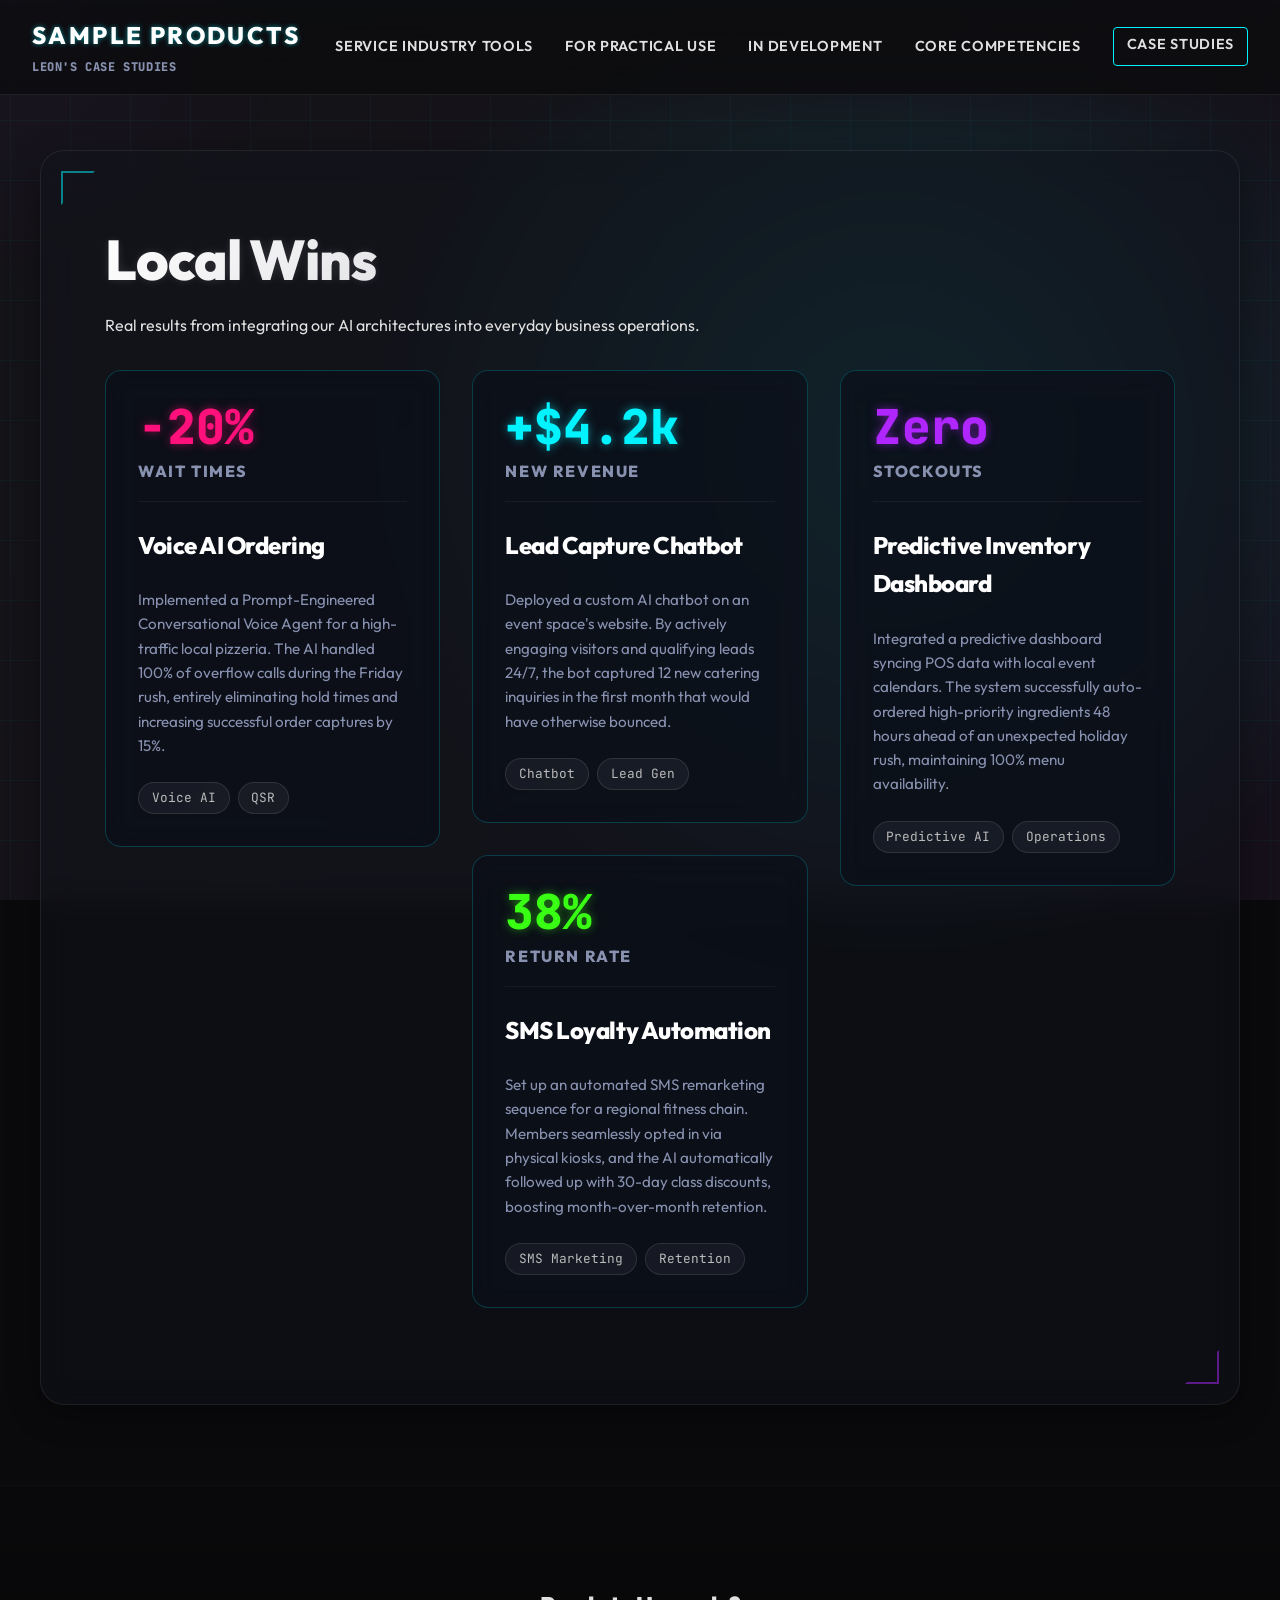
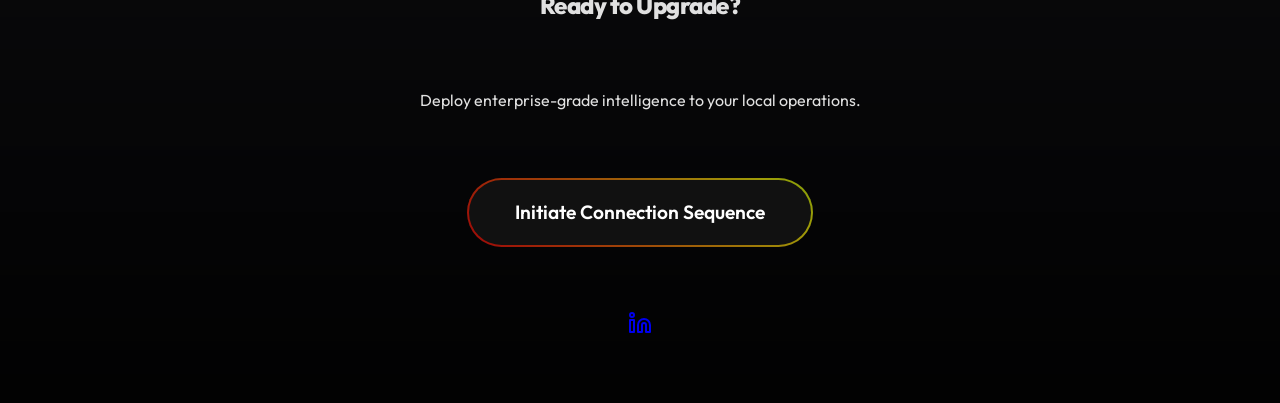
<file: case-studies.html>
<!DOCTYPE html>
<html lang="en">
<head>
    <meta charset="UTF-8">
    <meta name="viewport" content="width=device-width, initial-scale=1.0">
    <meta name="description" content="Leon's Case Studies - Local wins and AI integrations.">
    <title>Leon's Case Studies - Local Wins</title>
    <link href="https://fonts.googleapis.com/css2?family=Outfit:wght@300;400;600;800&family=JetBrains+Mono:wght@300;400&display=swap" rel="stylesheet">
    <link rel="stylesheet" href="style.css">
</head>
<body>
    <div class="background-effects">
        <div class="rainbow-spectrum"></div>
        <div class="grid-scan"></div>
        <div class="cursor-glow pulse-effect"></div>
    </div>

    <header class="glass-header">
        <div class="header-container">
            <h1 class="neon-title" aria-label="Sample Products. Enhance Your Business with AI">
                <span class="title-main">Sample Products</span>
                <span class="title-sub">Leon's Case Studies</span>
            </h1>
            <nav>
                <a href="index.html#service-tools" class="nav-link">Service Industry Tools</a>
                <a href="index.html#practical-use" class="nav-link">For Practical Use</a>
                <a href="index.html#in-development" class="nav-link">In Development</a>
                <a href="index.html#core-competencies" class="nav-link">Core Competencies</a>
                <a href="case-studies.html" class="nav-link outline-link" style="border: 1px solid var(--neon-cyan); border-radius: 4px; padding: 0.3rem 0.8rem;">Case Studies</a>
            </nav>
        </div>
    </header>

    <main>
        <section class="content-section section-bg-1" style="min-height: 100vh; padding-top: 150px;">
            <div class="glass-overlay staggered-fade">
                <h2 class="section-title text-glow">Local Wins</h2>
                <p class="section-subtitle">Real results from integrating our AI architectures into everyday business operations.</p>
                
                <div class="masonry-grid">
                    
                    <!-- Case Study Card 1 -->
                    <div class="masonry-item hover-tilt">
                        <div class="case-study-card">
                            <div class="cs-header">
                                <span class="cs-metric text-glow-pink">-20%</span>
                                <h4>Wait Times</h4>
                            </div>
                            <h3>Voice AI Ordering</h3>
                            <p>Implemented a Prompt-Engineered Conversational Voice Agent for a high-traffic local pizzeria. The AI handled 100% of overflow calls during the Friday rush, entirely eliminating hold times and increasing successful order captures by 15%.</p>
                            <div class="cs-tags">
                                <span>Voice AI</span>
                                <span>QSR</span>
                            </div>
                        </div>
                    </div>

                    <!-- Case Study Card 2 -->
                    <div class="masonry-item hover-tilt">
                        <div class="case-study-card">
                            <div class="cs-header">
                                <span class="cs-metric text-glow-cyan">+$4.2k</span>
                                <h4>New Revenue</h4>
                            </div>
                            <h3>Lead Capture Chatbot</h3>
                            <p>Deployed a custom AI chatbot on an event space's website. By actively engaging visitors and qualifying leads 24/7, the bot captured 12 new catering inquiries in the first month that would have otherwise bounced.</p>
                            <div class="cs-tags">
                                <span>Chatbot</span>
                                <span>Lead Gen</span>
                            </div>
                        </div>
                    </div>

                    <!-- Case Study Card 3 -->
                    <div class="masonry-item hover-tilt">
                        <div class="case-study-card">
                            <div class="cs-header">
                                <span class="cs-metric text-glow-green">38%</span>
                                <h4>Return Rate</h4>
                            </div>
                            <h3>SMS Loyalty Automation</h3>
                            <p>Set up an automated SMS remarketing sequence for a regional fitness chain. Members seamlessly opted in via physical kiosks, and the AI automatically followed up with 30-day class discounts, boosting month-over-month retention.</p>
                            <div class="cs-tags">
                                <span>SMS Marketing</span>
                                <span>Retention</span>
                            </div>
                        </div>
                    </div>

                    <!-- Case Study Card 4 -->
                    <div class="masonry-item hover-tilt">
                        <div class="case-study-card">
                            <div class="cs-header">
                                <span class="cs-metric text-glow-purple">Zero</span>
                                <h4>Stockouts</h4>
                            </div>
                            <h3>Predictive Inventory Dashboard</h3>
                            <p>Integrated a predictive dashboard syncing POS data with local event calendars. The system successfully auto-ordered high-priority ingredients 48 hours ahead of an unexpected holiday rush, maintaining 100% menu availability.</p>
                            <div class="cs-tags">
                                <span>Predictive AI</span>
                                <span>Operations</span>
                            </div>
                        </div>
                    </div>

                </div>
            </div>
        </section>
    </main>

    <footer>
        <div class="footer-content">
            <h2 class="neon-title">Ready to Upgrade?</h2>
            <p>Deploy enterprise-grade intelligence to your local operations.</p>
            <a href="mailto:contact@example.com" class="cta-button">Initiate Connection Sequence</a>
            
            <div class="social-links">
                <a href="#" aria-label="LinkedIn">
                    <svg xmlns="http://www.w3.org/2000/svg" width="24" height="24" viewBox="0 0 24 24" fill="none" stroke="currentColor" stroke-width="2" stroke-linecap="round" stroke-linejoin="round" class="feather feather-linkedin"><path d="M16 8a6 6 0 0 1 6 6v7h-4v-7a2 2 0 0 0-2-2 2 2 0 0 0-2 2v7h-4v-7a6 6 0 0 1 6-6z"></path><rect x="2" y="9" width="4" height="12"></rect><circle cx="4" cy="4" r="2"></circle></svg>
                </a>
            </div>
        </div>
    </footer>

    <script src="script.js"></script>
</body>
</html>
</file>
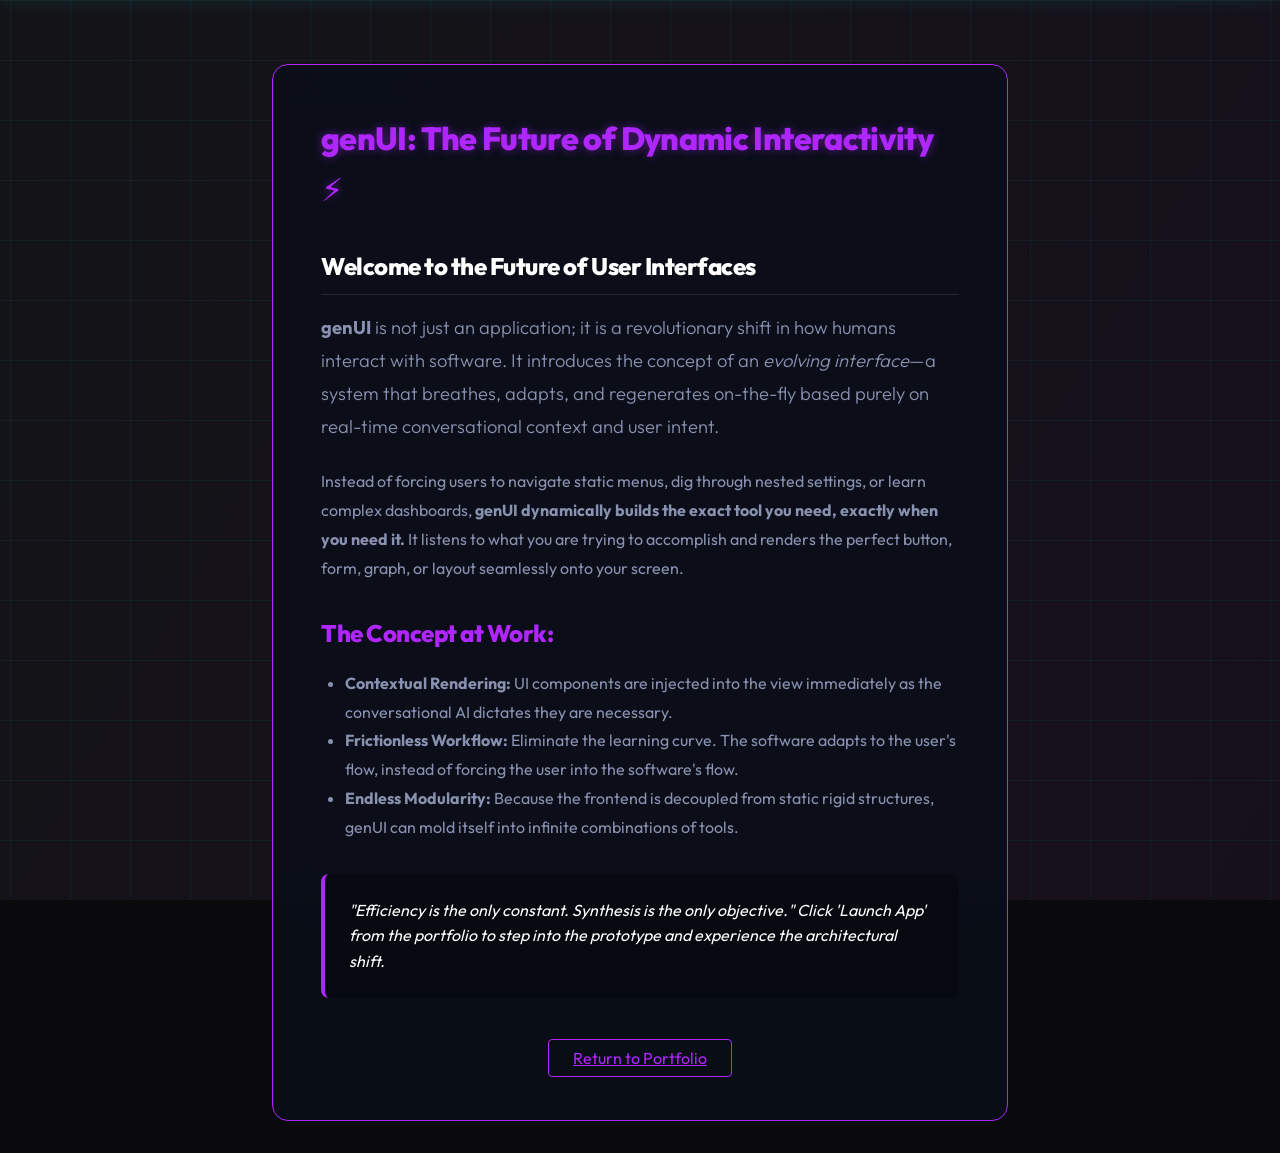
<file: instructions-genui.html>
<!DOCTYPE html>
<html lang="en">
<head>
    <meta charset="UTF-8">
    <meta name="viewport" content="width=device-width, initial-scale=1.0">
    <title>genUI | The Evolving Interface Concept</title>
    <link href="https://fonts.googleapis.com/css2?family=Outfit:wght@300;400;600;800&family=JetBrains+Mono:wght@300;400&display=swap" rel="stylesheet">
    <link rel="stylesheet" href="style.css">
</head>
<body style="padding: 2rem; max-width: 800px; margin: 0 auto;">
    
    <div class="background-effects">
        <div class="rainbow-spectrum"></div>
        <div class="grid-scan"></div>
    </div>

    <div class="card" style="margin-top: 2rem; padding: 3rem; background: rgba(10, 15, 25, 0.85); backdrop-filter: blur(20px); border: 1px solid var(--neon-purple);">
        <h1 class="text-glow-purple" style="margin-bottom: 2rem; color: var(--neon-purple);">genUI: The Future of Dynamic Interactivity ⚡</h1>
        
        <h2 style="color: #fff; margin-bottom: 1rem; border-bottom: 1px solid rgba(255,255,255,0.1); padding-bottom: 0.5rem;">Welcome to the Future of User Interfaces</h2>
        
        <p style="color: var(--text-muted); margin-bottom: 1.5rem; line-height: 1.8; font-size: 1.15rem; font-weight: 300;">
            <strong>genUI</strong> is not just an application; it is a revolutionary shift in how humans interact with software. It introduces the concept of an <em>evolving interface</em>—a system that breathes, adapts, and regenerates on-the-fly based purely on real-time conversational context and user intent.
        </p>
        
        <p style="color: var(--text-muted); margin-bottom: 1.5rem; line-height: 1.8;">
            Instead of forcing users to navigate static menus, dig through nested settings, or learn complex dashboards, <strong>genUI dynamically builds the exact tool you need, exactly when you need it.</strong> It listens to what you are trying to accomplish and renders the perfect button, form, graph, or layout seamlessly onto your screen.
        </p>

        <h3 style="color: var(--neon-purple); margin-top: 2rem; margin-bottom: 1rem;">The Concept at Work:</h3>
        <ul style="color: var(--text-muted); padding-left: 1.5rem; margin-bottom: 2rem; line-height: 1.8;">
            <li><strong>Contextual Rendering:</strong> UI components are injected into the view immediately as the conversational AI dictates they are necessary.</li>
            <li><strong>Frictionless Workflow:</strong> Eliminate the learning curve. The software adapts to the user's flow, instead of forcing the user into the software's flow.</li>
            <li><strong>Endless Modularity:</strong> Because the frontend is decoupled from static rigid structures, genUI can mold itself into infinite combinations of tools.</li>
        </ul>

        <div style="background: rgba(0,0,0,0.3); padding: 1.5rem; border-radius: 8px; border-left: 4px solid var(--neon-purple); margin-bottom: 2rem;">
            <p style="margin: 0; color: #fff; font-style: italic;">"Efficiency is the only constant. Synthesis is the only objective." Click 'Launch App' from the portfolio to step into the prototype and experience the architectural shift.</p>
        </div>

        <div style="text-align: center; margin-top: 3rem;">
            <a href="index.html" class="outline-link" style="padding: 0.5rem 1.5rem; border: 1px solid var(--neon-purple); color: var(--neon-purple); border-radius: 4px;">Return to Portfolio</a>
        </div>
    </div>

</body>
</html>
</file>
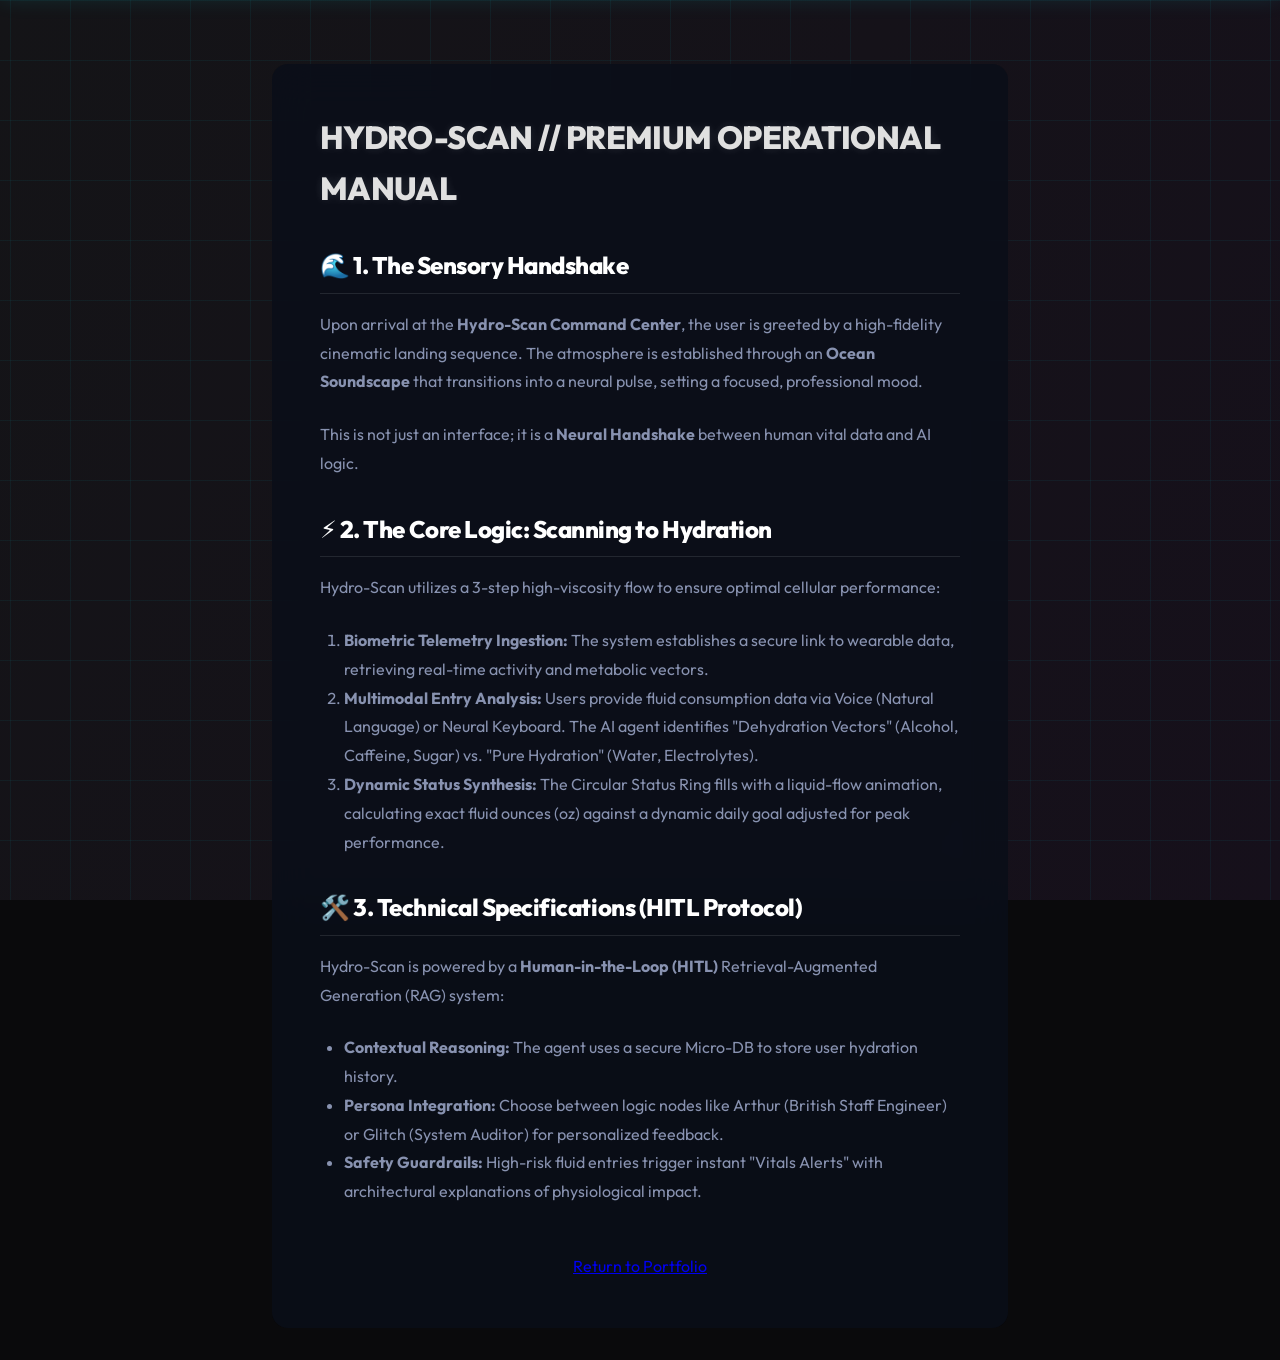
<file: instructions-vox.html>
<!DOCTYPE html>
<html lang="en">
<head>
    <meta charset="UTF-8">
    <meta name="viewport" content="width=device-width, initial-scale=1.0">
    <title>Hydro-Scan (Vox) | Operational Manual</title>
    <link href="https://fonts.googleapis.com/css2?family=Outfit:wght@300;400;600;800&family=JetBrains+Mono:wght@300;400&display=swap" rel="stylesheet">
    <link rel="stylesheet" href="style.css">
</head>
<body style="padding: 2rem; max-width: 800px; margin: 0 auto;">
    
    <div class="background-effects">
        <div class="rainbow-spectrum"></div>
        <div class="grid-scan"></div>
    </div>

    <div class="card" style="margin-top: 2rem; padding: 3rem; background: rgba(10, 15, 25, 0.85); backdrop-filter: blur(20px); border: 1px solid var(--neon-blue);">
        <h1 class="text-glow" style="margin-bottom: 2rem; color: var(--neon-blue);">HYDRO-SCAN // PREMIUM OPERATIONAL MANUAL</h1>
        
        <h2 style="color: #fff; margin-bottom: 1rem; border-bottom: 1px solid rgba(255,255,255,0.1); padding-bottom: 0.5rem; margin-top: 2rem;">🌊 1. The Sensory Handshake</h2>
        <p style="color: var(--text-muted); margin-bottom: 1.5rem; line-height: 1.8;">
            Upon arrival at the <strong>Hydro-Scan Command Center</strong>, the user is greeted by a high-fidelity cinematic landing sequence. The atmosphere is established through an <strong>Ocean Soundscape</strong> that transitions into a neural pulse, setting a focused, professional mood.
        </p>
        <p style="color: var(--text-muted); margin-bottom: 1.5rem; line-height: 1.8;">
            This is not just an interface; it is a <strong>Neural Handshake</strong> between human vital data and AI logic.
        </p>

        <h2 style="color: #fff; margin-bottom: 1rem; border-bottom: 1px solid rgba(255,255,255,0.1); padding-bottom: 0.5rem; margin-top: 2rem;">⚡ 2. The Core Logic: Scanning to Hydration</h2>
        <p style="color: var(--text-muted); margin-bottom: 1.5rem; line-height: 1.8;">
            Hydro-Scan utilizes a 3-step high-viscosity flow to ensure optimal cellular performance:
        </p>
        <ol style="color: var(--text-muted); padding-left: 1.5rem; margin-bottom: 2rem; line-height: 1.8;">
            <li><strong>Biometric Telemetry Ingestion:</strong> The system establishes a secure link to wearable data, retrieving real-time activity and metabolic vectors.</li>
            <li><strong>Multimodal Entry Analysis:</strong> Users provide fluid consumption data via Voice (Natural Language) or Neural Keyboard. The AI agent identifies "Dehydration Vectors" (Alcohol, Caffeine, Sugar) vs. "Pure Hydration" (Water, Electrolytes).</li>
            <li><strong>Dynamic Status Synthesis:</strong> The Circular Status Ring fills with a liquid-flow animation, calculating exact fluid ounces (oz) against a dynamic daily goal adjusted for peak performance.</li>
        </ol>

        <h2 style="color: #fff; margin-bottom: 1rem; border-bottom: 1px solid rgba(255,255,255,0.1); padding-bottom: 0.5rem; margin-top: 2rem;">🛠️ 3. Technical Specifications (HITL Protocol)</h2>
        <p style="color: var(--text-muted); margin-bottom: 1.5rem; line-height: 1.8;">
            Hydro-Scan is powered by a <strong>Human-in-the-Loop (HITL)</strong> Retrieval-Augmented Generation (RAG) system:
        </p>
        <ul style="color: var(--text-muted); padding-left: 1.5rem; margin-bottom: 2rem; line-height: 1.8;">
            <li><strong>Contextual Reasoning:</strong> The agent uses a secure Micro-DB to store user hydration history.</li>
            <li><strong>Persona Integration:</strong> Choose between logic nodes like Arthur (British Staff Engineer) or Glitch (System Auditor) for personalized feedback.</li>
            <li><strong>Safety Guardrails:</strong> High-risk fluid entries trigger instant "Vitals Alerts" with architectural explanations of physiological impact.</li>
        </ul>

        <div style="text-align: center; margin-top: 3rem;">
            <a href="index.html" class="outline-link" style="padding: 0.5rem 1.5rem; border: 1px solid var(--neon-blue); border-radius: 4px;">Return to Portfolio</a>
        </div>
    </div>

</body>
</html>
</file>
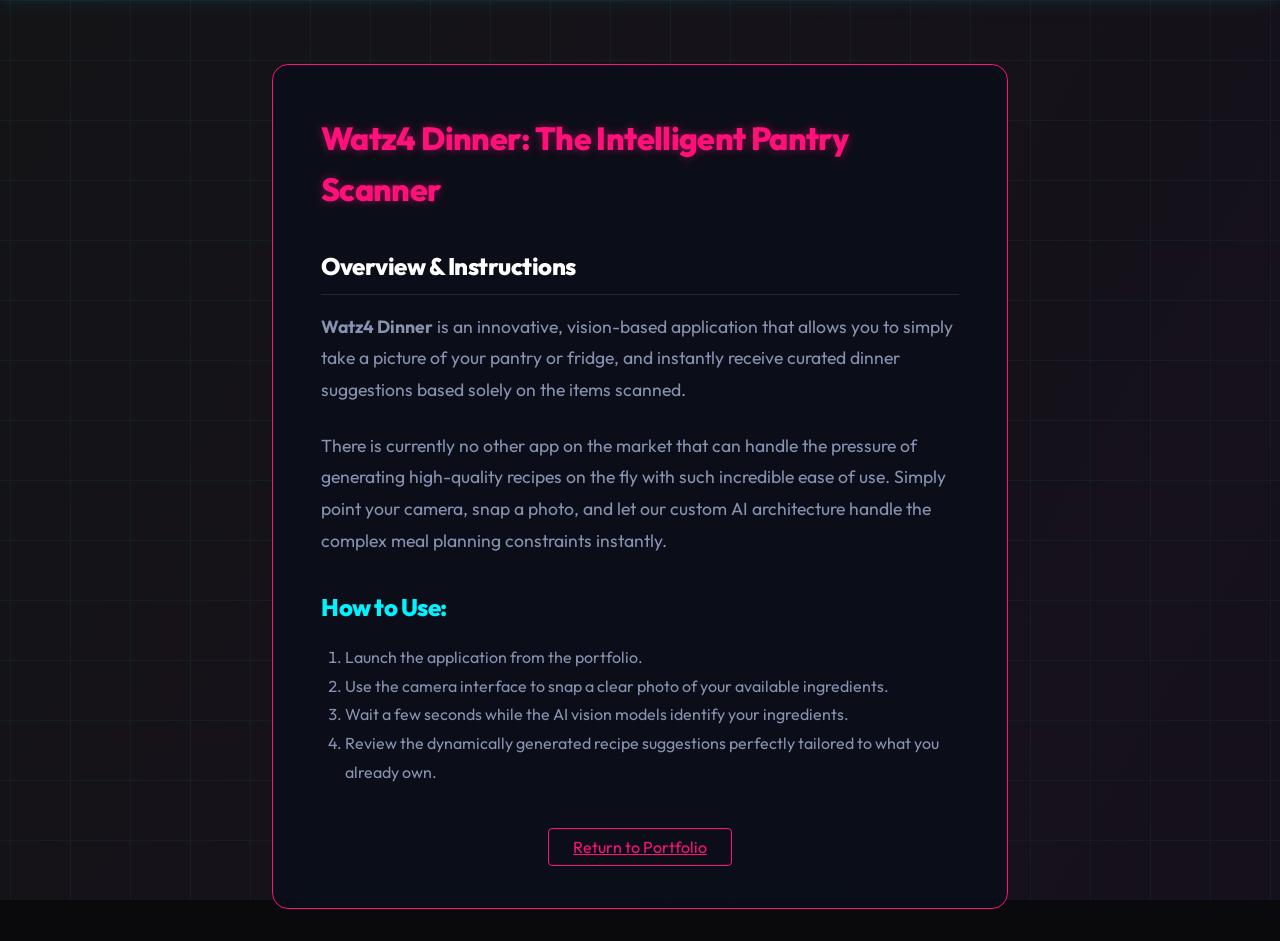
<file: instructions-watz4dinner.html>
<!DOCTYPE html>
<html lang="en">
<head>
    <meta charset="UTF-8">
    <meta name="viewport" content="width=device-width, initial-scale=1.0">
    <title>Watz4 Dinner | Instructions & Overview</title>
    <link href="https://fonts.googleapis.com/css2?family=Outfit:wght@300;400;600;800&family=JetBrains+Mono:wght@300;400&display=swap" rel="stylesheet">
    <link rel="stylesheet" href="style.css">
</head>
<body style="padding: 2rem; max-width: 800px; margin: 0 auto;">
    
    <div class="background-effects">
        <div class="rainbow-spectrum"></div>
        <div class="grid-scan"></div>
    </div>

    <div class="card" style="margin-top: 2rem; padding: 3rem; background: rgba(10, 15, 25, 0.85); backdrop-filter: blur(20px); border: 1px solid var(--neon-pink);">
        <h1 class="text-glow-pink" style="margin-bottom: 2rem; color: var(--neon-pink);">Watz4 Dinner: The Intelligent Pantry Scanner</h1>
        
        <h2 style="color: #fff; margin-bottom: 1rem; border-bottom: 1px solid rgba(255,255,255,0.1); padding-bottom: 0.5rem;">Overview & Instructions</h2>
        <p style="color: var(--text-muted); margin-bottom: 1.5rem; line-height: 1.8; font-size: 1.1rem;">
            <strong>Watz4 Dinner</strong> is an innovative, vision-based application that allows you to simply take a picture of your pantry or fridge, and instantly receive curated dinner suggestions based solely on the items scanned.
        </p>
        <p style="color: var(--text-muted); margin-bottom: 1.5rem; line-height: 1.8; font-size: 1.1rem;">
            There is currently no other app on the market that can handle the pressure of generating high-quality recipes on the fly with such incredible ease of use. Simply point your camera, snap a photo, and let our custom AI architecture handle the complex meal planning constraints instantly.
        </p>

        <h3 style="color: var(--neon-cyan); margin-top: 2rem; margin-bottom: 1rem;">How to Use:</h3>
        <ol style="color: var(--text-muted); padding-left: 1.5rem; margin-bottom: 2rem; line-height: 1.8;">
            <li>Launch the application from the portfolio.</li>
            <li>Use the camera interface to snap a clear photo of your available ingredients.</li>
            <li>Wait a few seconds while the AI vision models identify your ingredients.</li>
            <li>Review the dynamically generated recipe suggestions perfectly tailored to what you already own.</li>
        </ol>

        <div style="text-align: center; margin-top: 3rem;">
            <a href="index.html" class="outline-link" style="padding: 0.5rem 1.5rem; border: 1px solid var(--neon-pink); color: var(--neon-pink); border-radius: 4px;">Return to Portfolio</a>
        </div>
    </div>

</body>
</html>
</file>
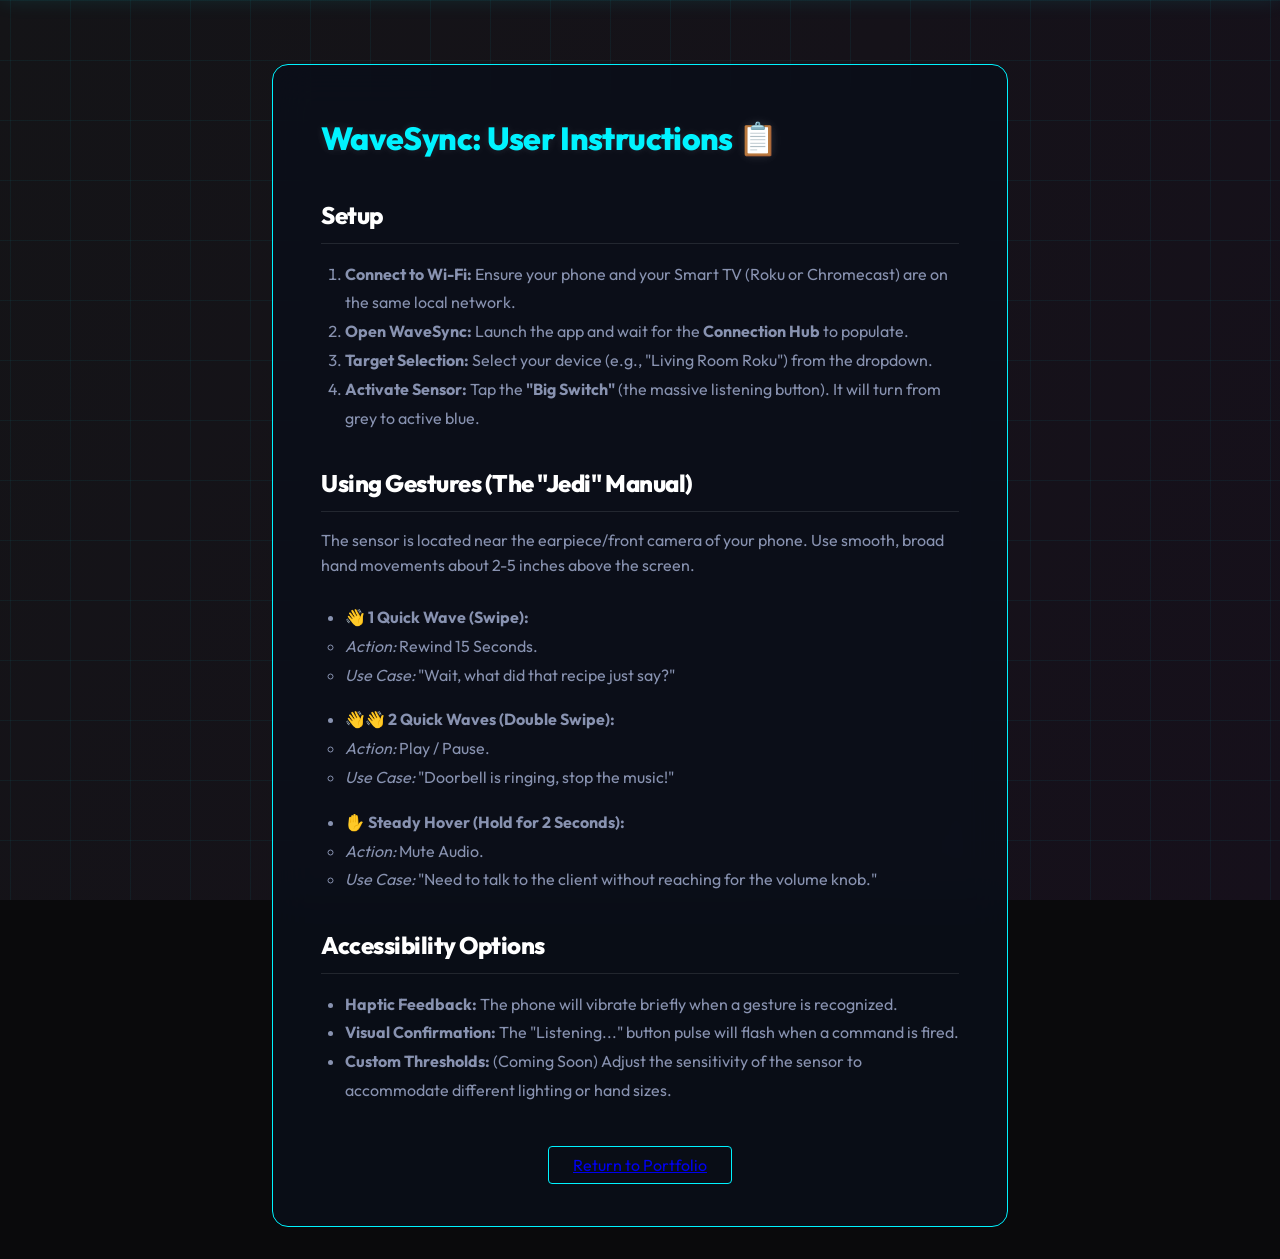
<file: instructions-wavesync.html>
<!DOCTYPE html>
<html lang="en">
<head>
    <meta charset="UTF-8">
    <meta name="viewport" content="width=device-width, initial-scale=1.0">
    <title>WaveSync | Instructions</title>
    <link href="https://fonts.googleapis.com/css2?family=Outfit:wght@300;400;600;800&family=JetBrains+Mono:wght@300;400&display=swap" rel="stylesheet">
    <link rel="stylesheet" href="style.css">
</head>
<body style="padding: 2rem; max-width: 800px; margin: 0 auto;">
    
    <div class="background-effects">
        <div class="rainbow-spectrum"></div>
        <div class="grid-scan"></div>
    </div>

    <div class="card" style="margin-top: 2rem; padding: 3rem; background: rgba(10, 15, 25, 0.85); backdrop-filter: blur(20px); border: 1px solid var(--neon-cyan);">
        <h1 class="text-glow" style="margin-bottom: 2rem; color: var(--neon-cyan);">WaveSync: User Instructions 📋</h1>
        
        <h2 style="color: #fff; margin-bottom: 1rem; border-bottom: 1px solid rgba(255,255,255,0.1); padding-bottom: 0.5rem;">Setup</h2>
        <ol style="color: var(--text-muted); padding-left: 1.5rem; margin-bottom: 2rem; line-height: 1.8;">
            <li><strong>Connect to Wi-Fi:</strong> Ensure your phone and your Smart TV (Roku or Chromecast) are on the same local network.</li>
            <li><strong>Open WaveSync:</strong> Launch the app and wait for the <strong>Connection Hub</strong> to populate.</li>
            <li><strong>Target Selection:</strong> Select your device (e.g., "Living Room Roku") from the dropdown.</li>
            <li><strong>Activate Sensor:</strong> Tap the <strong>"Big Switch"</strong> (the massive listening button). It will turn from grey to active blue.</li>
        </ol>

        <h2 style="color: #fff; margin-bottom: 1rem; border-bottom: 1px solid rgba(255,255,255,0.1); padding-bottom: 0.5rem;">Using Gestures (The "Jedi" Manual)</h2>
        <p style="color: var(--text-muted); margin-bottom: 1.5rem;">The sensor is located near the earpiece/front camera of your phone. Use smooth, broad hand movements about 2-5 inches above the screen.</p>
        <ul style="color: var(--text-muted); padding-left: 1.5rem; margin-bottom: 2rem; line-height: 1.8;">
            <li><strong>👋 1 Quick Wave (Swipe):</strong> 
                <ul>
                    <li><em>Action:</em> Rewind 15 Seconds.</li>
                    <li><em>Use Case:</em> "Wait, what did that recipe just say?"</li>
                </ul>
            </li>
            <li style="margin-top: 1rem;"><strong>👋👋 2 Quick Waves (Double Swipe):</strong> 
                <ul>
                    <li><em>Action:</em> Play / Pause.</li>
                    <li><em>Use Case:</em> "Doorbell is ringing, stop the music!"</li>
                </ul>
            </li>
            <li style="margin-top: 1rem;"><strong>✋ Steady Hover (Hold for 2 Seconds):</strong> 
                <ul>
                    <li><em>Action:</em> Mute Audio.</li>
                    <li><em>Use Case:</em> "Need to talk to the client without reaching for the volume knob."</li>
                </ul>
            </li>
        </ul>

        <h2 style="color: #fff; margin-bottom: 1rem; border-bottom: 1px solid rgba(255,255,255,0.1); padding-bottom: 0.5rem;">Accessibility Options</h2>
        <ul style="color: var(--text-muted); padding-left: 1.5rem; margin-bottom: 2rem; line-height: 1.8;">
            <li><strong>Haptic Feedback:</strong> The phone will vibrate briefly when a gesture is recognized.</li>
            <li><strong>Visual Confirmation:</strong> The "Listening..." button pulse will flash when a command is fired.</li>
            <li><strong>Custom Thresholds:</strong> (Coming Soon) Adjust the sensitivity of the sensor to accommodate different lighting or hand sizes.</li>
        </ul>

        <div style="text-align: center; margin-top: 3rem;">
            <a href="index.html" class="outline-link" style="padding: 0.5rem 1.5rem; border: 1px solid var(--neon-cyan); border-radius: 4px;">Return to Portfolio</a>
        </div>
    </div>

</body>
</html>
</file>
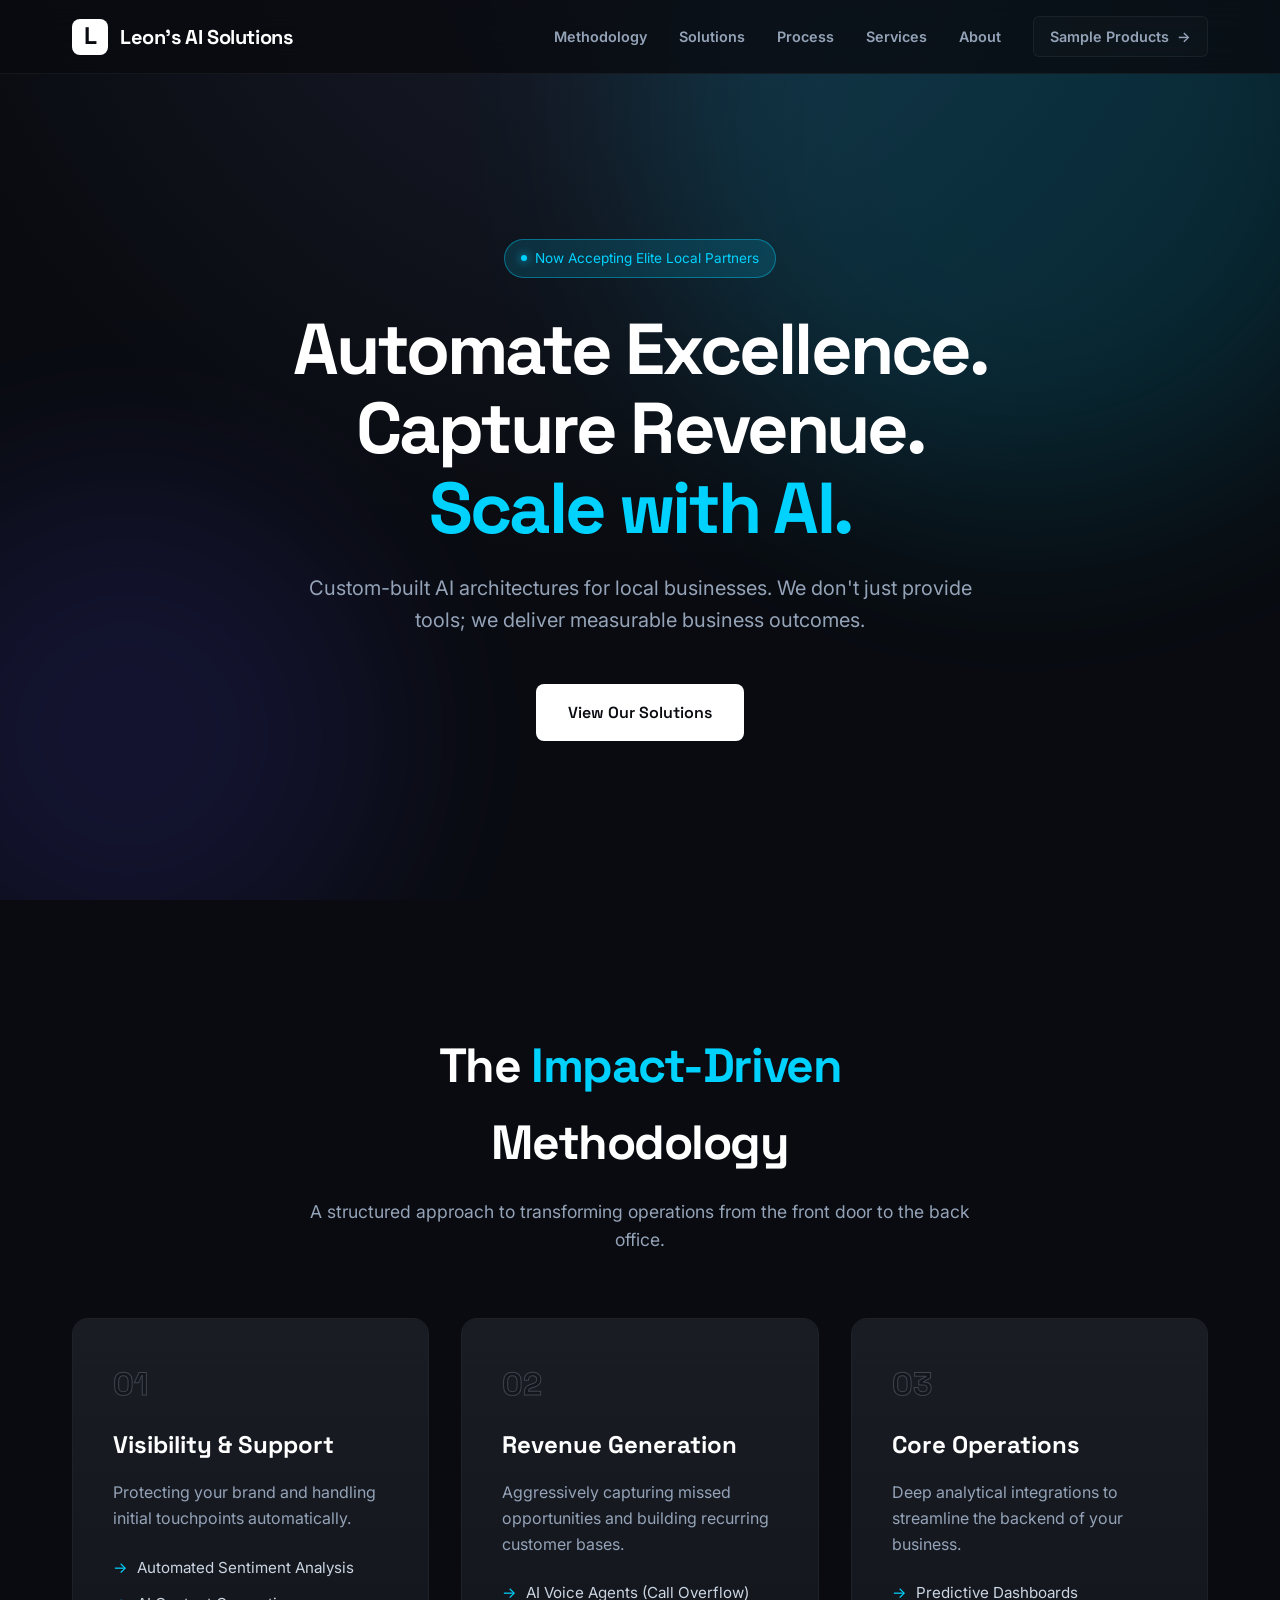
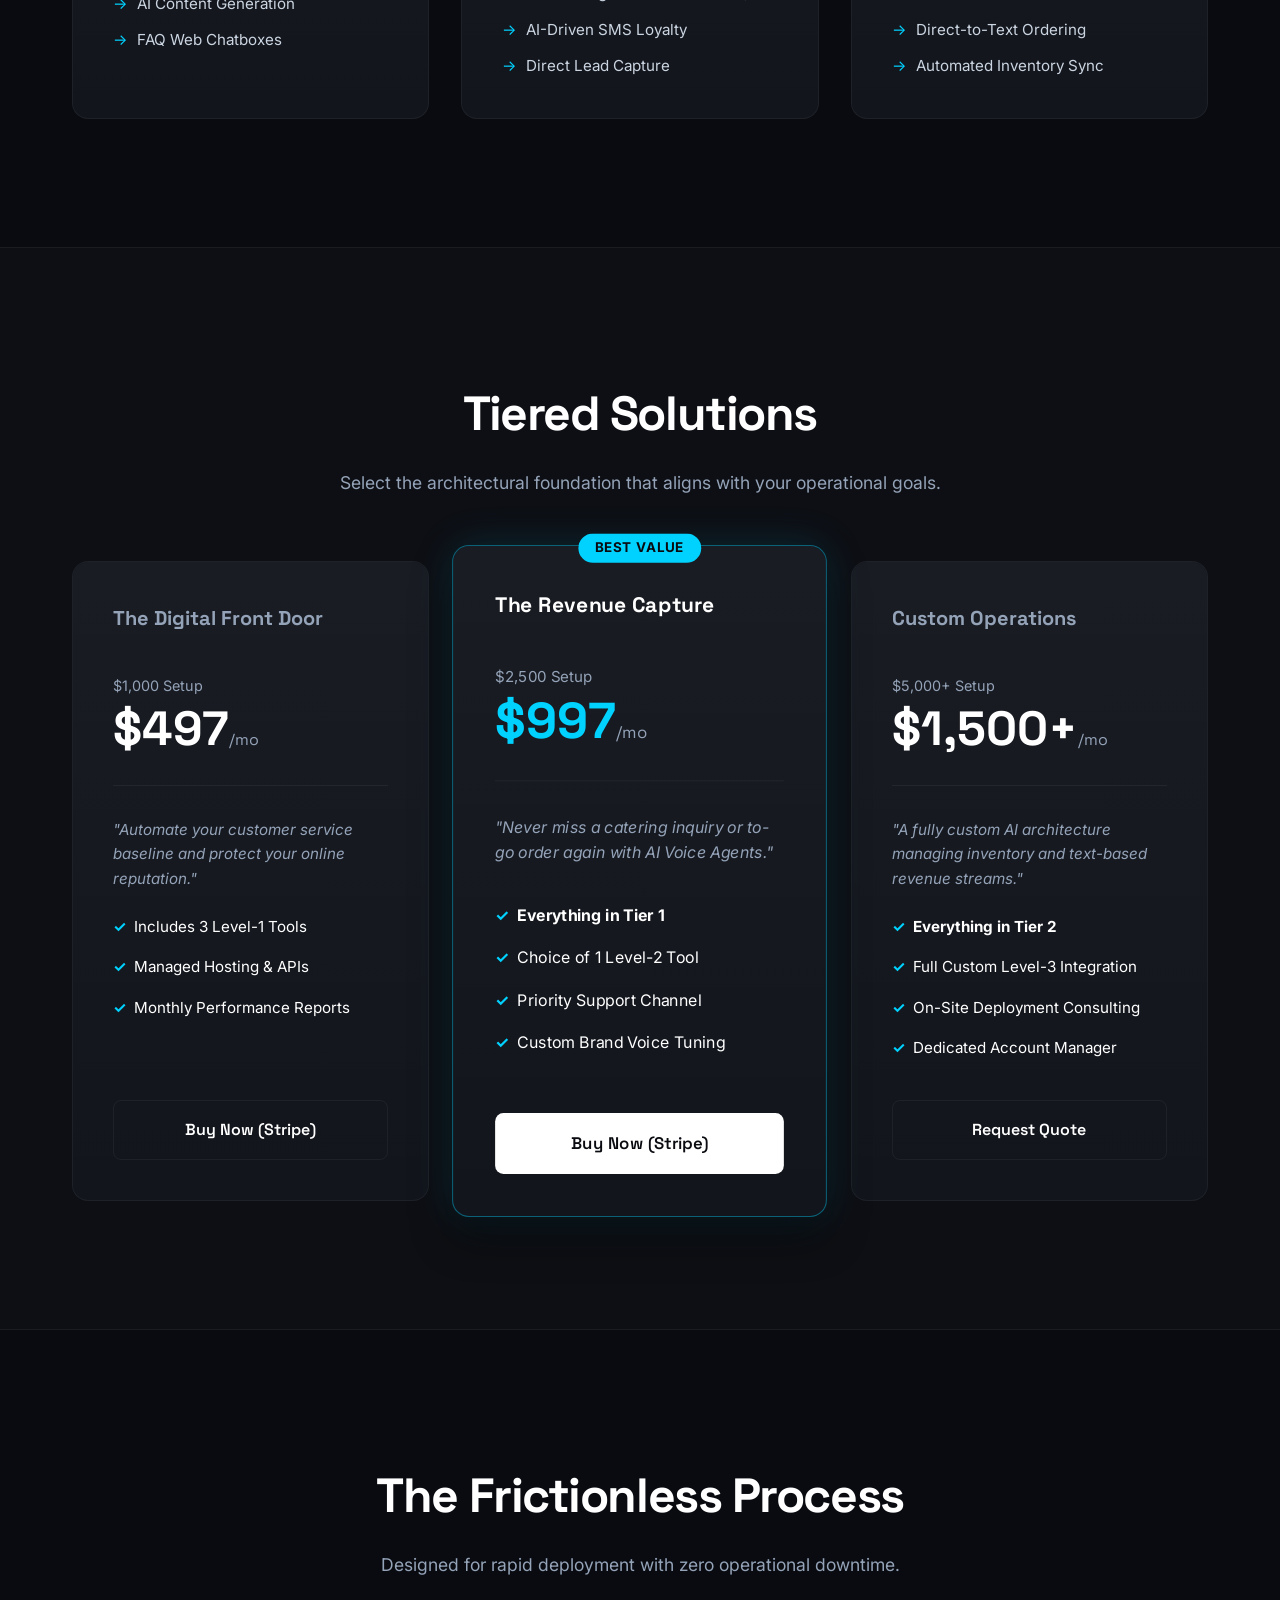
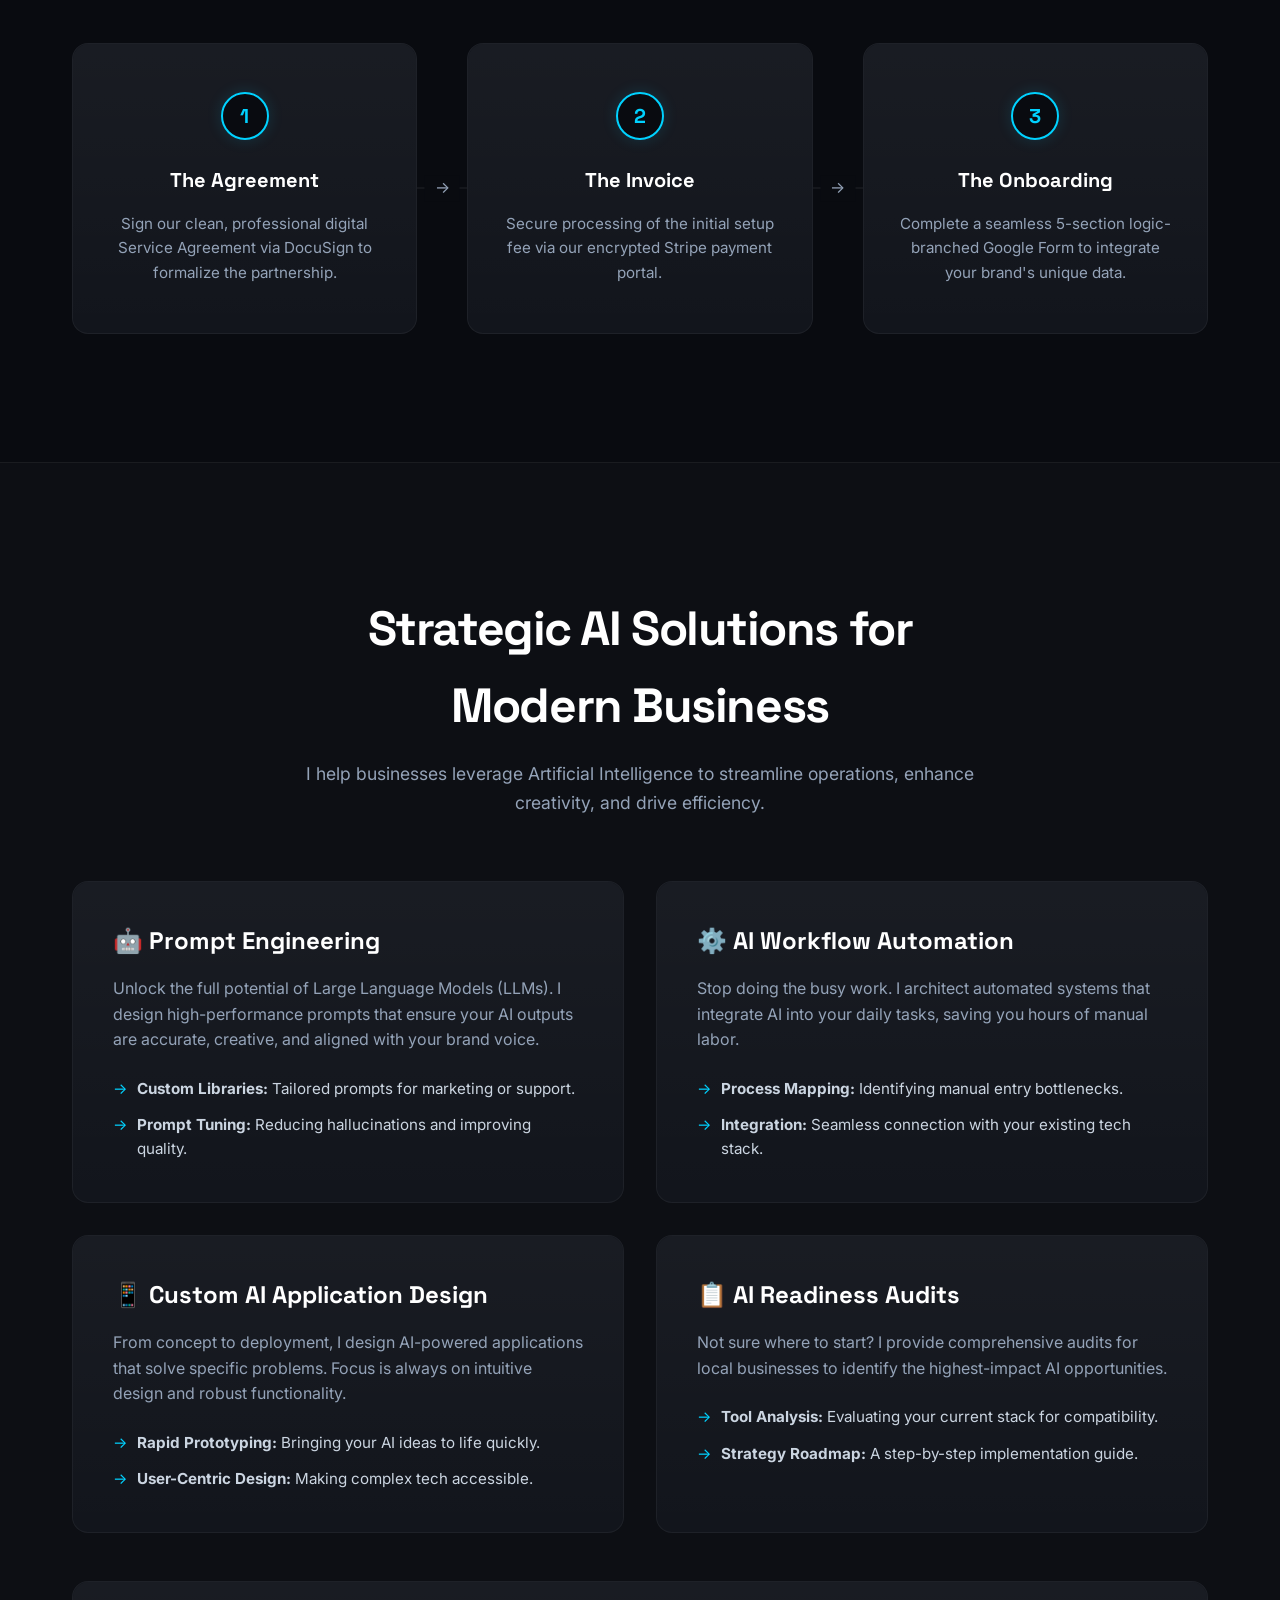
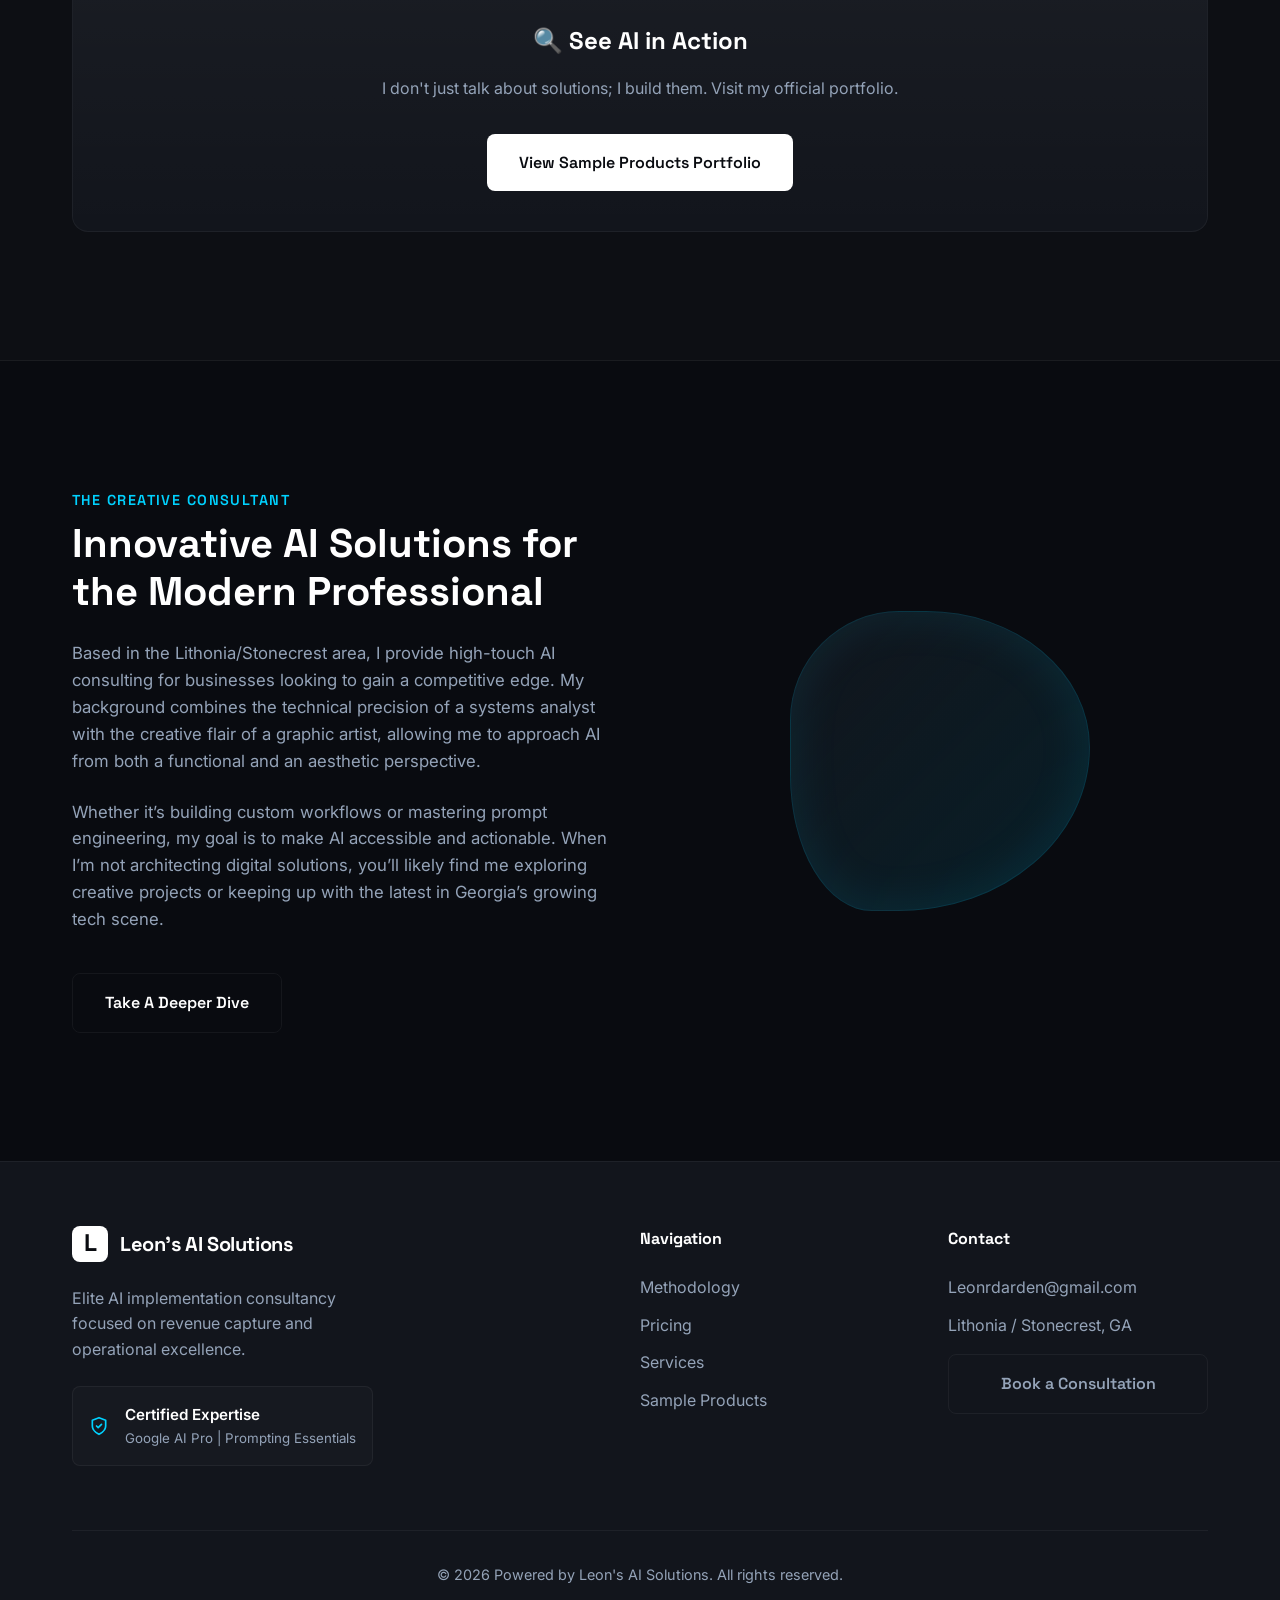
<file: leons-ai.html>
<!DOCTYPE html>
<html lang="en">
<head>
    <meta charset="UTF-8">
    <meta name="viewport" content="width=device-width, initial-scale=1.0">
    <meta name="description" content="Leon's AI Solutions - High-conversion, elite AI implementation consultancy.">
    <title>Leon's AI Solutions | Automate Excellence</title>
    <link href="https://fonts.googleapis.com/css2?family=Inter:wght@300;400;600;800&family=Space+Grotesk:wght@400;700&display=swap" rel="stylesheet">
    <link rel="stylesheet" href="leons-ai.css">
</head>
<body>
    
    <!-- Background Effects -->
    <div class="ag-background">
        <div class="ambient-glow primary-glow"></div>
        <div class="ambient-glow secondary-glow"></div>
        <div class="particle left-particle"></div>
        <div class="particle right-particle"></div>
    </div>

    <!-- Navigation -->
    <header class="ag-header">
        <div class="container header-content">
            <div class="logo">
                <span class="logo-mark">L</span>
                <span class="logo-text">Leon's AI Solutions</span>
            </div>
            <nav class="ag-nav">
                <a href="#methodology">Methodology</a>
                <a href="#solutions">Solutions</a>
                <a href="#process">Process</a>
                <a href="#services">Services</a>
                <a href="#about">About</a>
                <a href="index.html" class="portfolio-link">Sample Products <span class="arrow">→</span></a>
            </nav>
        </div>
    </header>

    <main>
        <!-- Section 1: Hero Header -->
        <section class="hero-section">
            <div class="container hero-content">
                <div class="status-badge slide-up-1">
                    <span class="dot"></span>
                    Now Accepting Elite Local Partners
                </div>
                <h1 class="hero-headline slide-up-2">Automate Excellence.<br>Capture Revenue.<br><span class="text-accent">Scale with AI.</span></h1>
                <p class="hero-subheadline slide-up-3">Custom-built AI architectures for local businesses. We don't just provide tools; we deliver measurable business outcomes.</p>
                <div class="hero-actions slide-up-4">
                    <a href="#solutions" class="btn btn-primary">View Our Solutions</a>
                </div>
            </div>
        </section>

        <!-- Section 2: The Methodology -->
        <section id="methodology" class="content-section">
            <div class="container">
                <div class="section-header">
                    <h2>The <span class="text-accent">Impact-Driven</span> Methodology</h2>
                    <p>A structured approach to transforming operations from the front door to the back office.</p>
                </div>
                
                <div class="grid layout-3-col">
                    <!-- Level 1 -->
                    <div class="ag-card float-hover">
                        <div class="card-icon">01</div>
                        <h3>Visibility & Support</h3>
                        <p>Protecting your brand and handling initial touchpoints automatically.</p>
                        <ul class="feature-list">
                            <li>Automated Sentiment Analysis</li>
                            <li>AI Content Generation</li>
                            <li>FAQ Web Chatboxes</li>
                        </ul>
                    </div>

                    <!-- Level 2 -->
                    <div class="ag-card float-hover">
                        <div class="card-icon">02</div>
                        <h3>Revenue Generation</h3>
                        <p>Aggressively capturing missed opportunities and building recurring customer bases.</p>
                        <ul class="feature-list">
                            <li>AI Voice Agents (Call Overflow)</li>
                            <li>AI-Driven SMS Loyalty</li>
                            <li>Direct Lead Capture</li>
                        </ul>
                    </div>

                    <!-- Level 3 -->
                    <div class="ag-card float-hover">
                        <div class="card-icon">03</div>
                        <h3>Core Operations</h3>
                        <p>Deep analytical integrations to streamline the backend of your business.</p>
                        <ul class="feature-list">
                            <li>Predictive Dashboards</li>
                            <li>Direct-to-Text Ordering</li>
                            <li>Automated Inventory Sync</li>
                        </ul>
                    </div>
                </div>
            </div>
        </section>

        <!-- Section 3: Tiered Solutions (Pricing Table) -->
        <section id="solutions" class="content-section section-alternate">
            <div class="container">
                <div class="section-header">
                    <h2>Tiered Solutions</h2>
                    <p>Select the architectural foundation that aligns with your operational goals.</p>
                </div>

                <div class="pricing-grid">
                    <!-- Package 1 -->
                    <div class="pricing-card ag-card">
                        <div class="pkg-header">
                            <h3>The Digital Front Door</h3>
                        </div>
                        <div class="pkg-price">
                            <div class="setup-fee">$1,000 Setup</div>
                            <div class="monthly-fee"><span>$497</span>/mo</div>
                        </div>
                        <p class="pkg-desc">"Automate your customer service baseline and protect your online reputation."</p>
                        <ul class="pkg-features">
                            <li>Includes 3 Level-1 Tools</li>
                            <li>Managed Hosting & APIs</li>
                            <li>Monthly Performance Reports</li>
                        </ul>
                        <a href="javascript:void(0);" class="btn btn-outline stripe-btn">Buy Now (Stripe)</a>
                    </div>

                    <!-- Package 2: Featured -->
                    <div class="pricing-card ag-card featured-pkg">
                        <div class="featured-badge">Best Value</div>
                        <div class="pkg-header">
                            <h3>The Revenue Capture</h3>
                        </div>
                        <div class="pkg-price">
                            <div class="setup-fee">$2,500 Setup</div>
                            <div class="monthly-fee text-accent"><span>$997</span>/mo</div>
                        </div>
                        <p class="pkg-desc">"Never miss a catering inquiry or to-go order again with AI Voice Agents."</p>
                        <ul class="pkg-features">
                            <li><strong>Everything in Tier 1</strong></li>
                            <li>Choice of 1 Level-2 Tool</li>
                            <li>Priority Support Channel</li>
                            <li>Custom Brand Voice Tuning</li>
                        </ul>
                        <a href="javascript:void(0);" class="btn btn-primary stripe-btn">Buy Now (Stripe)</a>
                    </div>

                    <!-- Package 3 -->
                    <div class="pricing-card ag-card">
                        <div class="pkg-header">
                            <h3>Custom Operations</h3>
                        </div>
                        <div class="pkg-price">
                            <div class="setup-fee">$5,000+ Setup</div>
                            <div class="monthly-fee"><span>$1,500+</span>/mo</div>
                        </div>
                        <p class="pkg-desc">"A fully custom AI architecture managing inventory and text-based revenue streams."</p>
                        <ul class="pkg-features">
                            <li><strong>Everything in Tier 2</strong></li>
                            <li>Full Custom Level-3 Integration</li>
                            <li>On-Site Deployment Consulting</li>
                            <li>Dedicated Account Manager</li>
                        </ul>
                        <a href="mailto:Leonrdarden@gmail.com" class="btn btn-outline stripe-btn">Request Quote</a>
                    </div>
                </div>
            </div>
        </section>

        <!-- Section 4: The Frictionless Process -->
        <section id="process" class="content-section">
            <div class="container">
                <div class="section-header">
                    <h2>The Frictionless Process</h2>
                    <p>Designed for rapid deployment with zero operational downtime.</p>
                </div>

                <div class="process-timeline">
                    <div class="process-step ag-card">
                        <div class="step-num">1</div>
                        <div class="step-content">
                            <h4>The Agreement</h4>
                            <p>Sign our clean, professional digital Service Agreement via DocuSign to formalize the partnership.</p>
                        </div>
                    </div>
                    
                    <div class="process-connector"></div>
                    
                    <div class="process-step ag-card">
                        <div class="step-num">2</div>
                        <div class="step-content">
                            <h4>The Invoice</h4>
                            <p>Secure processing of the initial setup fee via our encrypted Stripe payment portal.</p>
                        </div>
                    </div>
                    
                    <div class="process-connector"></div>
                    
                    <div class="process-step ag-card">
                        <div class="step-num">3</div>
                        <div class="step-content">
                            <h4>The Onboarding</h4>
                            <p>Complete a seamless 5-section logic-branched Google Form to integrate your brand's unique data.</p>
                        </div>
                    </div>
                </div>
            </div>
        </section>

        <!-- Section: Services -->
        <section id="services" class="content-section section-alternate">
            <div class="container">
                <div class="section-header">
                    <h2>Strategic AI Solutions for Modern Business</h2>
                    <p>I help businesses leverage Artificial Intelligence to streamline operations, enhance creativity, and drive efficiency.</p>
                </div>

                <div class="grid layout-2-col">
                    <div class="ag-card">
                        <h3>🤖 Prompt Engineering</h3>
                        <p>Unlock the full potential of Large Language Models (LLMs). I design high-performance prompts that ensure your AI outputs are accurate, creative, and aligned with your brand voice.</p>
                        <ul class="feature-list">
                            <li><strong>Custom Libraries:</strong> Tailored prompts for marketing or support.</li>
                            <li><strong>Prompt Tuning:</strong> Reducing hallucinations and improving quality.</li>
                        </ul>
                    </div>

                    <div class="ag-card">
                        <h3>⚙️ AI Workflow Automation</h3>
                        <p>Stop doing the busy work. I architect automated systems that integrate AI into your daily tasks, saving you hours of manual labor.</p>
                        <ul class="feature-list">
                            <li><strong>Process Mapping:</strong> Identifying manual entry bottlenecks.</li>
                            <li><strong>Integration:</strong> Seamless connection with your existing tech stack.</li>
                        </ul>
                    </div>

                    <div class="ag-card">
                        <h3>📱 Custom AI Application Design</h3>
                        <p>From concept to deployment, I design AI-powered applications that solve specific problems. Focus is always on intuitive design and robust functionality.</p>
                        <ul class="feature-list">
                            <li><strong>Rapid Prototyping:</strong> Bringing your AI ideas to life quickly.</li>
                            <li><strong>User-Centric Design:</strong> Making complex tech accessible.</li>
                        </ul>
                    </div>

                    <div class="ag-card">
                        <h3>📋 AI Readiness Audits</h3>
                        <p>Not sure where to start? I provide comprehensive audits for local businesses to identify the highest-impact AI opportunities.</p>
                        <ul class="feature-list">
                            <li><strong>Tool Analysis:</strong> Evaluating your current stack for compatibility.</li>
                            <li><strong>Strategy Roadmap:</strong> A step-by-step implementation guide.</li>
                        </ul>
                    </div>
                </div>

                <div class="cta-banner ag-card" style="margin-top: 3rem; text-align: center;">
                    <h3>🔍 See AI in Action</h3>
                    <p style="margin-bottom: 2rem;">I don't just talk about solutions; I build them. Visit my official portfolio.</p>
                    <a href="index.html" class="btn btn-primary">View Sample Products Portfolio</a>
                </div>
            </div>
        </section>

        <!-- Section: About Me -->
        <section id="about" class="content-section">
            <div class="container">
                <div class="about-grid">
                    <div class="about-content">
                        <span class="text-accent" style="font-weight: 600; font-size: 0.9rem; text-transform: uppercase; letter-spacing: 0.1em; display: block; margin-bottom: 0.5rem;">The Creative Consultant</span>
                        <h2>Innovative AI Solutions for the Modern Professional</h2>
                        <p>Based in the Lithonia/Stonecrest area, I provide high-touch AI consulting for businesses looking to gain a competitive edge. My background combines the technical precision of a systems analyst with the creative flair of a graphic artist, allowing me to approach AI from both a functional and an aesthetic perspective.</p>
                        <p>Whether it’s building custom workflows or mastering prompt engineering, my goal is to make AI accessible and actionable. When I’m not architecting digital solutions, you’ll likely find me exploring creative projects or keeping up with the latest in Georgia’s growing tech scene.</p>
                        <a href="https://leonrdardenaitech.github.io/arch-tool/" class="btn btn-outline" style="margin-top: 1rem; display: inline-block;">Take A Deeper Dive</a>
                    </div>
                    <div class="about-visual">
                        <div class="ag-abstract-shape"></div>
                    </div>
                </div>
            </div>
        </section>

    </main>

    <!-- Section 5: Footer -->
    <footer class="ag-footer">
        <div class="container">
            <div class="footer-grid">
                <div class="footer-brand">
                    <div class="logo">
                        <span class="logo-mark">L</span>
                        <span class="logo-text">Leon's AI Solutions</span>
                    </div>
                    <p class="footer-desc">Elite AI implementation consultancy focused on revenue capture and operational excellence.</p>
                    
                    <!-- Trust Badge -->
                    <a href="https://leonrdardenaitech.github.io/arch-tool/#verified-architecture-core" class="trust-badge" style="text-decoration: none; color: inherit; transition: border-color 0.3s ease;">
                        <svg xmlns="http://www.w3.org/2000/svg" width="20" height="20" viewBox="0 0 24 24" fill="none" stroke="var(--accent-blue)" stroke-width="2" stroke-linecap="round" stroke-linejoin="round"><path d="M12 22s8-4 8-10V5l-8-3-8 3v7c0 6 8 10 8 10z"></path><path d="m9 12 2 2 4-4"></path></svg>
                        <div class="badge-text">
                            <span>Certified Expertise</span>
                            <small>Google AI Pro | Prompting Essentials</small>
                        </div>
                    </a>
                </div>

                <div class="footer-links">
                    <h4>Navigation</h4>
                    <a href="#methodology">Methodology</a>
                    <a href="#solutions">Pricing</a>
                    <a href="#services">Services</a>
                    <a href="index.html">Sample Products</a>
                </div>

                <div class="footer-contact">
                    <h4>Contact</h4>
                    <a href="mailto:Leonrdarden@gmail.com">Leonrdarden@gmail.com</a>
                    <p>Lithonia / Stonecrest, GA</p>
                    <a href="#solutions" class="btn btn-outline footer-btn" style="margin-top: 1rem;">Book a Consultation</a>
                </div>
            </div>
            <div class="footer-bottom">
                <p>&copy; 2026 Powered by Leon's AI Solutions. All rights reserved.</p>
            </div>
        </div>
    </footer>

</body>
</html>
</file>
<file: style.css>
/* =========================================================================
   Cyber-Noir Psychedelic Aesthetics & Base Variables
   ========================================================================= */

   :root {
    --bg-dark: #0a0a0c;
    --text-primary: #e0e0e0;
    --text-muted: #8892b0;
    
    /* Neon accents */
    --neon-cyan: #00f3ff;
    --neon-purple: #b026ff;
    --neon-pink: #ff107a;
    --neon-green: #39ff14;
    
    /* Glassmorphism */
    --glass-bg: rgba(16, 18, 27, 0.5);
    --glass-border: rgba(255, 255, 255, 0.08);
    --glass-shadow: 0 8px 32px 0 rgba(0, 0, 0, 0.37);
    
    /* Fonts */
    --font-main: 'Outfit', system-ui, sans-serif;
    --font-mono: 'JetBrains Mono', monospace;
}

* {
    margin: 0;
    padding: 0;
    box-sizing: border-box;
}

body {
    background-color: var(--bg-dark);
    color: var(--text-primary);
    font-family: var(--font-main);
    line-height: 1.6;
    overflow-x: hidden;
    scroll-behavior: smooth;
}

/* =========================================================================
   Background Effects (Cyber-Noir Psychedelic)
   ========================================================================= */

.background-effects {
    position: fixed;
    top: 0; left: 0; right: 0; bottom: 0;
    z-index: -10;
    pointer-events: none;
    background-color: var(--bg-dark);
}

/* Iridescent oil-slick effect (subtle black rainbow spectrum) */
.rainbow-spectrum {
    position: absolute;
    top: 0; left: 0; right: 0; bottom: 0;
    background: linear-gradient(
        120deg, 
        rgba(10, 10, 12, 1) 0%, 
        rgba(30, 15, 40, 0.4) 25%, 
        rgba(10, 30, 40, 0.4) 50%, 
        rgba(30, 20, 10, 0.4) 75%, 
        rgba(10, 10, 12, 1) 100%
    );
    background-size: 400% 400%;
    animation: blackRainbowShift 25s ease-in-out infinite alternate;
    mix-blend-mode: screen;
}

@keyframes blackRainbowShift {
    0% { background-position: 0% 50%; filter: hue-rotate(0deg); }
    100% { background-position: 100% 50%; filter: hue-rotate(90deg); }
}

/* Thin, glowing architectural grid lines */
.grid-scan {
    position: absolute;
    top: 0; left: 0; right: 0; bottom: 0;
    background-image: 
        linear-gradient(rgba(0, 243, 255, 0.05) 1px, transparent 1px),
        linear-gradient(90deg, rgba(0, 243, 255, 0.05) 1px, transparent 1px);
    background-size: 60px 60px;
    background-position: center;
    perspective: 1000px;
    transform-origin: center top;
}

/* Sector grid scan pulse */
.grid-scan::after {
    content: '';
    position: absolute;
    top: -100px; left: 0; right: 0; height: 100px;
    background: linear-gradient(to bottom, transparent, rgba(0, 243, 255, 0.15), transparent);
    animation: sectorScan 12s linear infinite;
    box-shadow: 0 0 20px rgba(0, 243, 255, 0.1);
}

@keyframes sectorScan {
    0% { top: -100px; opacity: 0; }
    10% { opacity: 1; }
    90% { opacity: 1; }
    100% { top: 100%; opacity: 0; }
}

/* Interactive cursor glow attached via JS */
.cursor-glow {
    position: fixed;
    width: 600px;
    height: 600px;
    border-radius: 50%;
    background: radial-gradient(circle, rgba(176, 38, 255, 0.05) 0%, transparent 70%);
    pointer-events: none;
    transform: translate(-50%, -50%);
    z-index: -5;
    transition: width 0.3s, height 0.3s, background 0.3s;
}

/* =========================================================================
   Typography & Overlays
   ========================================================================= */

h1, h2, h3, h4 {
    font-weight: 800;
    letter-spacing: -0.02em;
}

.text-glow {
    text-shadow: 0 0 10px rgba(255, 255, 255, 0.1), 0 0 20px rgba(255, 255, 255, 0.05);
}

.glass-overlay {
    background: var(--glass-bg);
    backdrop-filter: blur(16px);
    -webkit-backdrop-filter: blur(16px);
    border: 1px solid var(--glass-border);
    border-radius: 24px;
    padding: 4rem;
    box-shadow: var(--glass-shadow);
    width: 100%;
    max-width: 1200px;
    margin: 0 auto;
    position: relative;
    overflow: hidden;
}

/* Corner accents for the glass overlays */
.glass-overlay::before, .glass-overlay::after {
    content: '';
    position: absolute;
    width: 30px;
    height: 30px;
    border: 2px solid transparent;
}

.glass-overlay::before {
    top: 20px; left: 20px;
    border-top-color: var(--neon-cyan);
    border-left-color: var(--neon-cyan);
    opacity: 0.5;
}

.glass-overlay::after {
    bottom: 20px; right: 20px;
    border-bottom-color: var(--neon-purple);
    border-right-color: var(--neon-purple);
    opacity: 0.5;
}

/* =========================================================================
   Header & Navigation
   ========================================================================= */

.glass-header {
    position: fixed;
    top: 0; left: 0; right: 0;
    z-index: 100;
    background: rgba(10, 10, 12, 0.7);
    backdrop-filter: blur(20px);
    -webkit-backdrop-filter: blur(20px);
    border-bottom: 1px solid var(--glass-border);
    padding: 1rem 2rem;
    transition: padding 0.3s ease, background 0.3s ease;
}

.glass-header.scrolled {
    padding: 0.8rem 2rem;
    background: rgba(10, 10, 12, 0.85);
    box-shadow: 0 4px 30px rgba(0, 0, 0, 0.5);
}

.header-container {
    max-width: 1400px;
    margin: 0 auto;
    display: flex;
    justify-content: space-between;
    align-items: center;
    flex-wrap: wrap;
    gap: 1rem;
}

/* Neon Tracking Effect */
.neon-title {
    display: flex;
    flex-direction: column;
}

.title-main {
    font-size: 1.5rem;
    font-weight: 800;
    text-transform: uppercase;
    color: #fff;
    letter-spacing: 0.1em;
    transition: letter-spacing 0.5s cubic-bezier(0.2, 0.8, 0.2, 1), text-shadow 0.5s ease;
    text-shadow: 0 0 5px rgba(0, 243, 255, 0.5);
}

.neon-title:hover .title-main {
    letter-spacing: 0.3em;
    text-shadow: 0 0 8px var(--neon-cyan), 0 0 20px var(--neon-cyan);
    color: var(--neon-cyan);
}

.title-sub {
    font-size: 0.75rem;
    font-family: var(--font-mono);
    color: var(--text-muted);
    letter-spacing: 0.05em;
    text-transform: uppercase;
    margin-top: 4px;
}

nav {
    display: flex;
    gap: 2rem;
}

.nav-link {
    color: var(--text-primary);
    text-decoration: none;
    font-size: 0.9rem;
    font-weight: 600;
    text-transform: uppercase;
    letter-spacing: 0.05em;
    position: relative;
    padding: 0.5rem 0;
    transition: color 0.3s ease;
}

.nav-link::after {
    content: '';
    position: absolute;
    bottom: 0; left: 0;
    width: 0;
    height: 2px;
    background: linear-gradient(90deg, var(--neon-cyan), var(--neon-purple));
    transition: width 0.3s ease;
}

.nav-link:hover {
    color: #fff;
}

.nav-link:hover::after {
    width: 100%;
}

/* =========================================================================
   Sections & Layout
   ========================================================================= */

.content-section {
    min-height: 100vh;
    padding: 160px 20px 80px;
    display: flex;
    align-items: center;
    position: relative;
}

.section-title {
    font-size: 3.5rem;
    margin-bottom: 0.5rem;
    background: linear-gradient(135deg, #fff 0%, #a5a5b0 100%);
    background-clip: text;
    -webkit-background-clip: text;
    -webkit-text-fill-color: transparent;
}

.slim-header { font-size: 0.8rem; font-family: var(--font-mono); color: var(--neon-cyan); text-transform: uppercase; letter-spacing: 0.4em; margin-bottom: 3rem; opacity: 0.6; transition: opacity 0.5s ease; }

/* Scroll Animations */
.staggered-fade {
    opacity: 0;
    transform: translateY(40px);
    transition: opacity 0.8s cubic-bezier(0.16, 1, 0.3, 1), transform 0.8s cubic-bezier(0.16, 1, 0.3, 1);
}

.staggered-fade.visible {
    opacity: 1;
    transform: translateY(0);
}

/* Unique Abstract Textures for Sections */
.section-bg-1::before, .section-bg-2::before, .section-bg-3::before {
    content: '';
    position: absolute;
    top: 50%; left: 50%;
    transform: translate(-50%, -50%);
    width: 100vw; height: 100%;
    z-index: -1;
    opacity: 0.15;
    pointer-events: none;
    mask-image: linear-gradient(to bottom, transparent, black 10%, black 90%, transparent);
    -webkit-mask-image: linear-gradient(to bottom, transparent, black 10%, black 90%, transparent);
}

.section-bg-1::before {
    background: radial-gradient(circle at 70% 30%, var(--neon-cyan) 0%, transparent 40%);
}

.section-bg-2::before {
    background: radial-gradient(circle at 30% 70%, var(--neon-purple) 0%, transparent 40%);
}

.section-bg-3::before {
    /* Digital noise/data simulation texture */
    background-image: repeating-linear-gradient(0deg, transparent, transparent 2px, rgba(255, 16, 122, 0.1) 2px, rgba(255, 16, 122, 0.1) 4px);
    background-size: 100% 4px;
}

/* =========================================================================
   Cards & Components
   ========================================================================= */

.content-grid {
    display: grid;
    grid-template-columns: repeat(auto-fit, minmax(320px, 1fr));
    gap: 2rem;
}

.card {
    background: rgba(255, 255, 255, 0.02);
    border: 1px solid rgba(255, 255, 255, 0.05);
    border-radius: 16px;
    padding: 2.5rem;
    transition: transform 0.4s ease, border-color 0.4s ease, box-shadow 0.4s ease;
    position: relative;
    overflow: hidden;
}

.card::before {
    content: '';
    position: absolute;
    top: 0; left: 0; right: 0;
    height: 1px;
    background: linear-gradient(90deg, transparent, rgba(255,255,255,0.2), transparent);
    transform: translateX(-100%);
    transition: transform 0.6s ease;
}

.card:hover::before {
    transform: translateX(100%);
}

.card:hover {
    border-color: rgba(255, 255, 255, 0.15);
    background: rgba(255, 255, 255, 0.04);
}

.hover-tilt {
    /* 3D tilt effect handled by JS, but this sets perspective */
    transform-style: preserve-3d;
    perspective: 1000px;
}

.card-icon {
    font-family: var(--font-mono);
    font-size: 3rem;
    font-weight: 300;
    color: rgba(255, 255, 255, 0.1);
    position: absolute;
    top: -10px; right: 10px;
    pointer-events: none;
    transition: color 0.4s ease, transform 0.4s ease;
}

.card:hover .card-icon {
    color: rgba(0, 243, 255, 0.2);
    transform: translateY(-5px);
}

.card h3 {
    font-size: 1.5rem;
    margin-bottom: 1rem;
    color: #fff;
}

.card p {
    color: var(--text-muted);
}

/* Highlight Card (In Development) */
.highlight-card {
    grid-column: 1 / -1; /* Span full width */
    max-width: 800px;
    border-color: rgba(255, 16, 122, 0.2);
    background: linear-gradient(135deg, rgba(255, 16, 122, 0.02) 0%, transparent 100%);
}

.data-stream {
    width: 60px; height: 60px;
    border: 1px solid var(--neon-pink);
    border-radius: 50%;
    position: absolute;
    top: 30px; right: 30px;
    background: repeating-conic-gradient(from 0deg, transparent 0deg 20deg, var(--neon-pink) 20deg 40deg);
    animation: spin 10s linear infinite;
    opacity: 0.3;
}

@keyframes spin { 100% { transform: rotate(360deg); } }

.progress-bar {
    width: 100%;
    height: 4px;
    background: rgba(255, 255, 255, 0.1);
    margin-top: 2rem;
    border-radius: 2px;
    overflow: hidden;
}

.progress-fill {
    height: 100%;
    background: linear-gradient(90deg, var(--neon-pink), var(--neon-purple));
    box-shadow: 0 0 10px var(--neon-pink);
    position: relative;
}

.progress-fill::after {
    content: '';
    position: absolute;
    top: 0; left: 0; right: 0; bottom: 0;
    background: linear-gradient(90deg, transparent, rgba(255,255,255,0.8), transparent);
    animation: progressShine 2s infinite;
}

@keyframes progressShine {
    0% { transform: translateX(-100%); }
    100% { transform: translateX(100%); }
}

.progress-text {
    font-family: var(--font-mono);
    font-size: 0.85rem;
    margin-top: 0.5rem;
    color: var(--neon-pink);
}

/* =========================================================================
   Core Competencies
   ========================================================================= */

.skills-container {
    display: flex;
    flex-wrap: wrap;
    gap: 2rem;
}

.skill-card {
    flex: 1;
    min-width: 300px;
    padding: 2.5rem;
    background: rgba(0, 0, 0, 0.2);
    border-radius: 12px;
    position: relative;
}

.bordered-card::before {
    content: '';
    position: absolute;
    top: 0; left: 0; right: 0; bottom: 0;
    border-radius: 12px;
    padding: 1px;
    background: linear-gradient(135deg, rgba(255,255,255,0.2), transparent, rgba(0,243,255,0.3));
    mask: linear-gradient(#fff 0 0) content-box, linear-gradient(#fff 0 0);
    -webkit-mask: linear-gradient(#fff 0 0) content-box, linear-gradient(#fff 0 0);
    -webkit-mask-composite: xor;
    mask-composite: exclude;
    pointer-events: none;
}

.skill-header {
    display: flex;
    justify-content: space-between;
    align-items: center;
    margin-bottom: 1.5rem;
}

.skill-header h3 {
    font-size: 1.5rem;
    color: #fff;
    margin-bottom: 0;
}

.skill-level {
    font-family: var(--font-mono);
    font-size: 0.8rem;
    color: var(--neon-cyan);
    border: 1px solid rgba(0, 243, 255, 0.3);
    padding: 0.2rem 0.6rem;
    border-radius: 20px;
    background: rgba(0, 243, 255, 0.05);
}

.skill-tags {
    list-style: none;
    display: flex;
    flex-wrap: wrap;
    gap: 0.8rem;
    margin-top: 2rem;
}

.skill-tags li {
    font-family: var(--font-mono);
    font-size: 0.8rem;
    padding: 0.4rem 0.8rem;
    background: rgba(255, 255, 255, 0.03);
    border: 1px solid rgba(255, 255, 255, 0.1);
    border-radius: 4px;
    transition: all 0.3s ease;
}

.skill-card:hover .skill-tags li {
    border-color: rgba(255, 255, 255, 0.2);
    background: rgba(255, 255, 255, 0.08);
}

.mt-8 {
    margin-top: 3rem;
}

.social-icon-link {
    display: inline-flex;
    align-items: center;
    gap: 0.8rem;
    color: var(--text-muted);
    text-decoration: none;
    font-weight: 600;
    transition: color 0.3s, transform 0.3s;
    padding: 0.5rem 1rem;
    border-radius: 8px;
    background: rgba(255, 255, 255, 0.02);
    border: 1px solid rgba(255, 255, 255, 0.05);
}

.social-icon-link:hover {
    color: #fff;
    transform: translateY(-2px);
    background: rgba(255, 255, 255, 0.05);
    border-color: rgba(255, 255, 255, 0.2);
    box-shadow: 0 4px 15px rgba(0, 0, 0, 0.2);
}

/* =========================================================================
   Footer & CTA
   ========================================================================= */

footer {
    padding: 100px 20px 60px;
    text-align: center;
    position: relative;
    border-top: 1px solid rgba(255, 255, 255, 0.05);
    background: linear-gradient(to top, rgba(0,0,0,0.8), transparent);
}

.footer-content {
    max-width: 800px;
    margin: 0 auto;
    display: flex;
    flex-direction: column;
    align-items: center;
    gap: 4rem;
}

/* Rainbow Glow Button */
.cta-button {
    position: relative;
    display: inline-flex;
    align-items: center;
    gap: 1rem;
    padding: 1.2rem 3rem;
    font-size: 1.2rem;
    font-weight: 600;
    color: #fff;
    text-decoration: none;
    background: rgba(20, 20, 25, 0.8);
    border-radius: 50px;
    overflow: hidden;
    transition: all 0.4s cubic-bezier(0.175, 0.885, 0.32, 1.275);
    z-index: 1;
}

.cta-button::before {
    content: '';
    position: absolute;
    top: -2px; left: -2px; right: -2px; bottom: -2px;
    z-index: -1;
    background: linear-gradient(45deg, #ff0000, #ff7300, #fffb00, #48ff00, #00ffd5, #002bff, #7a00ff, #ff00c8, #ff0000);
    border-radius: 50px;
    background-size: 400%;
    animation: glowing 20s linear infinite;
    opacity: 0.6;
    transition: opacity 0.3s ease-in-out;
}

.cta-button::after {
    content: '';
    position: absolute;
    top: 2px; left: 2px; right: 2px; bottom: 2px;
    background: #111;
    border-radius: 50px;
    z-index: -1;
    transition: background 0.3s ease;
}

@keyframes glowing {
    0% { background-position: 0 0; }
    50% { background-position: 400% 0; }
    100% { background-position: 0 0; }
}

.cta-button:hover {
    transform: scale(1.05) translateY(-5px);
    box-shadow: 0 10px 40px -10px rgba(0, 243, 255, 0.5);
}

.cta-button:hover::before {
    opacity: 1;
    animation: glowing 8s linear infinite; /* Speed up on hover */
}

.cta-button:hover::after {
    background: transparent; /* Reveal more of the gradient */
}

.cta-text {
    position: relative;
    z-index: 2;
}

.cta-action-icon {
    font-size: 1.5rem;
    transition: transform 0.3s ease;
}

.cta-button:hover .cta-action-icon {
    transform: translateX(10px);
}

.footer-legal {
    font-family: var(--font-mono);
    font-size: 0.85rem;
    color: var(--text-muted);
}

/* =========================================================================
   Chat & Voice Widgets (AI Interaction)
   ========================================================================= */

.ai-widgets-container {
    display: flex;
    flex-wrap: wrap;
    gap: 2rem;
    margin-top: 4rem;
    justify-content: center;
    align-items: stretch;
}

.chat-widget {
    flex: 1;
    min-width: 300px;
    max-width: 450px;
    background: rgba(10, 10, 15, 0.7);
    border: 1px solid rgba(0, 243, 255, 0.3);
    border-radius: 16px;
    overflow: hidden;
    box-shadow: 0 15px 40px rgba(0, 243, 255, 0.15), 0 0 15px rgba(0, 243, 255, 0.05);
    backdrop-filter: blur(10px);
    transition: transform 0.4s ease, border-color 0.4s ease;
}

.chat-widget:hover {
    transform: translateY(-5px);
    border-color: rgba(0, 243, 255, 0.6);
}

.chat-header {
    background: rgba(0, 243, 255, 0.1);
    padding: 1rem 1.5rem;
    display: flex;
    justify-content: space-between;
    align-items: center;
    border-bottom: 1px solid rgba(0, 243, 255, 0.2);
}

.chat-header h4 {
    font-size: 1rem;
    color: #fff;
    margin: 0;
    letter-spacing: 0.05em;
}

.status-dot {
    width: 10px;
    height: 10px;
    background: var(--neon-green);
    border-radius: 50%;
    box-shadow: 0 0 8px var(--neon-green);
    animation: pulseStatus 2s infinite;
}

@keyframes pulseStatus {
    0% { transform: scale(0.95); box-shadow: 0 0 0 0 rgba(57, 255, 20, 0.7); }
    70% { transform: scale(1); box-shadow: 0 0 0 6px rgba(57, 255, 20, 0); }
    100% { transform: scale(0.95); box-shadow: 0 0 0 0 rgba(57, 255, 20, 0); }
}

.chat-body {
    padding: 1.5rem;
    height: 300px;
    overflow-y: auto;
    display: flex;
    flex-direction: column;
    gap: 1rem;
}

.chat-body::-webkit-scrollbar { width: 6px; }
.chat-body::-webkit-scrollbar-thumb { background: rgba(0, 243, 255, 0.3); border-radius: 3px; }

.chat-message {
    max-width: 85%;
    padding: 0.8rem 1.2rem;
    border-radius: 12px;
    font-size: 0.95rem;
    line-height: 1.5;
}

.chat-message p {
    color: inherit;
    margin: 0;
}

.chat-message.bot {
    background: rgba(0, 243, 255, 0.05);
    border: 1px solid rgba(0, 243, 255, 0.2);
    align-self: flex-start;
    border-bottom-left-radius: 4px;
    color: var(--text-primary);
}

.chat-message.user {
    background: rgba(176, 38, 255, 0.15);
    border: 1px solid rgba(176, 38, 255, 0.3);
    align-self: flex-end;
    border-bottom-right-radius: 4px;
    color: #fff;
}

.chat-footer {
    padding: 1rem;
    border-top: 1px solid rgba(255, 255, 255, 0.05);
    display: flex;
    gap: 0.8rem;
    background: rgba(0, 0, 0, 0.4);
}

.chat-footer input {
    flex: 1;
    background: rgba(255, 255, 255, 0.05);
    border: 1px solid rgba(255, 255, 255, 0.15);
    border-radius: 20px;
    padding: 0.8rem 1.2rem;
    color: #fff;
    font-family: var(--font-main);
    font-size: 0.95rem;
    outline: none;
    transition: border-color 0.3s, box-shadow 0.3s, background 0.3s;
}

.chat-footer input:focus {
    border-color: var(--neon-cyan);
    box-shadow: 0 0 10px rgba(0, 243, 255, 0.2);
    background: rgba(255, 255, 255, 0.08);
}

.chat-footer button {
    background: rgba(0, 243, 255, 0.1);
    border: 1px solid rgba(0, 243, 255, 0.3);
    color: var(--neon-cyan);
    cursor: pointer;
    display: flex;
    align-items: center;
    justify-content: center;
    width: 45px;
    height: 45px;
    border-radius: 50%;
    transition: background 0.3s, transform 0.3s, box-shadow 0.3s;
}

.chat-footer button:hover {
    background: rgba(0, 243, 255, 0.2);
    transform: scale(1.05);
    box-shadow: 0 0 15px rgba(0, 243, 255, 0.3);
}

/* Voice Call Widget */
.voice-call-widget {
    flex: 1;
    min-width: 300px;
    max-width: 450px;
    background: rgba(255, 16, 122, 0.02);
    border: 1px solid rgba(255, 16, 122, 0.2);
    border-radius: 16px;
    padding: 2.5rem;
    display: flex;
    flex-direction: column;
    align-items: center;
    justify-content: center;
    text-align: center;
    position: relative;
    overflow: hidden;
    transition: transform 0.4s ease, border-color 0.4s ease, box-shadow 0.4s ease;
    backdrop-filter: blur(10px);
}

.voice-call-widget:hover {
    border-color: rgba(255, 16, 122, 0.5);
    box-shadow: 0 15px 40px rgba(255, 16, 122, 0.1), 0 0 15px rgba(255, 16, 122, 0.05);
}

.voice-call-content {
    display: flex;
    flex-direction: column;
    align-items: center;
    gap: 1.5rem;
    width: 100%;
}

.voice-avatar {
    width: 80px;
    height: 80px;
    border-radius: 50%;
    background: rgba(255, 16, 122, 0.1);
    border: 2px solid var(--neon-pink);
    display: flex;
    align-items: center;
    justify-content: center;
    position: relative;
}

.avatar-ring {
    position: absolute;
    top: -10px; left: -10px; right: -10px; bottom: -10px;
    border: 1px solid var(--neon-pink);
    border-radius: 50%;
    opacity: 0;
    transition: opacity 0.3s ease;
}

.voice-call-widget.active .avatar-ring {
    animation: ripple 2s linear infinite;
}

@keyframes ripple {
    0% { transform: scale(0.8); opacity: 1; }
    100% { transform: scale(1.5); opacity: 0; }
}

.voice-call-widget h3 {
    margin: 0;
    font-size: 1.4rem;
    color: #fff;
}

.voice-call-widget p {
    margin: 0;
    font-size: 0.95rem;
}

.waveform-container {
    display: flex;
    align-items: center;
    justify-content: center;
    gap: 4px;
    height: 40px;
    width: 100%;
    opacity: 0.3;
    transition: opacity 0.3s ease;
}

.waveform-container .bar {
    width: 4px;
    height: 4px;
    background: var(--neon-pink);
    border-radius: 2px;
    transition: height 0.1s ease;
}

.voice-call-widget.active .waveform-container {
    opacity: 1;
}

.voice-call-widget.active .waveform-container .bar {
    animation: waveform 1.2s ease-in-out infinite alternate;
}

/* Staggering the animation for different bars */
.voice-call-widget.active .waveform-container .bar:nth-child(1) { animation-delay: 0.0s; height: 10px; }
.voice-call-widget.active .waveform-container .bar:nth-child(2) { animation-delay: 0.1s; height: 18px; }
.voice-call-widget.active .waveform-container .bar:nth-child(3) { animation-delay: 0.2s; height: 26px; }
.voice-call-widget.active .waveform-container .bar:nth-child(4) { animation-delay: 0.3s; height: 32px; }
.voice-call-widget.active .waveform-container .bar:nth-child(5) { animation-delay: 0.4s; height: 40px; }
.voice-call-widget.active .waveform-container .bar:nth-child(6) { animation-delay: 0.5s; height: 38px; }
.voice-call-widget.active .waveform-container .bar:nth-child(7) { animation-delay: 0.6s; height: 30px; }
.voice-call-widget.active .waveform-container .bar:nth-child(8) { animation-delay: 0.7s; height: 22px; }
.voice-call-widget.active .waveform-container .bar:nth-child(9) { animation-delay: 0.8s; height: 14px; }
.voice-call-widget.active .waveform-container .bar:nth-child(10) { animation-delay: 0.9s; height: 8px; }

@keyframes waveform {
    0% { transform: scaleY(0.2); }
    100% { transform: scaleY(1); }
}

.call-action-btn {
    background: rgba(255, 16, 122, 0.1);
    border: 1px solid var(--neon-pink);
    color: #fff;
    padding: 0.8rem 2rem;
    border-radius: 30px;
    font-family: var(--font-main);
    font-weight: 600;
    cursor: pointer;
    transition: all 0.3s ease;
    margin-top: 1rem;
    position: relative;
    overflow: hidden;
}

.call-action-btn:hover {
    background: rgba(255, 16, 122, 0.2);
    box-shadow: 0 0 15px rgba(255, 16, 122, 0.4);
    transform: translateY(-2px);
}

.call-action-btn::before {
    content: '';
    position: absolute;
    top: 0; left: -100%;
    width: 100%; height: 100%;
    background: linear-gradient(90deg, transparent, rgba(255, 16, 122, 0.3), transparent);
    transition: left 0.5s ease;
}

.call-action-btn:hover::before {
    left: 100%;
}

.voice-call-widget.active .call-action-btn {
    background: rgba(255, 0, 0, 0.2);
    border-color: #ff3333;
    color: #ffcccc;
}

.voice-call-widget.active .call-action-btn:hover {
    box-shadow: 0 0 15px rgba(255, 0, 0, 0.4);
}

/* =========================================================================
   Dashboard Widget Mockup
   ========================================================================= */

.dashboard-widget {
    flex: 1 1 100%;
    max-width: 900px;
    background: rgba(10, 15, 25, 0.6);
    border: 2px solid rgba(0, 243, 255, 0.4);
    box-shadow: 0 0 20px rgba(0, 243, 255, 0.1), inset 0 0 20px rgba(0, 243, 255, 0.05);
    border-radius: 16px;
    padding: 2rem;
    position: relative;
    overflow: hidden;
    transition: transform 0.4s ease, border-color 0.4s ease, box-shadow 0.4s ease;
    backdrop-filter: blur(12px);
    display: flex;
    flex-direction: column;
    gap: 1.5rem;
}

.dashboard-widget:hover {
    border-color: rgba(0, 243, 255, 0.5);
    box-shadow: 0 10px 30px rgba(0, 243, 255, 0.1);
}

.dashboard-header {
    display: flex;
    justify-content: space-between;
    align-items: center;
    border-bottom: 1px solid rgba(255, 255, 255, 0.05);
    padding-bottom: 1rem;
}

.dashboard-header h4 {
    margin: 0;
    font-size: 1.2rem;
    color: #fff;
    letter-spacing: 0.05em;
}

.pulse-indicator {
    font-family: var(--font-mono);
    font-size: 0.75rem;
    color: var(--neon-cyan);
    background: rgba(0, 243, 255, 0.1);
    padding: 0.3rem 0.8rem;
    border-radius: 20px;
    border: 1px solid rgba(0, 243, 255, 0.3);
    display: flex;
    align-items: center;
    gap: 6px;
}

.pulse-indicator::before {
    content: '';
    width: 6px;
    height: 6px;
    background: var(--neon-cyan);
    border-radius: 50%;
    animation: blink 1s infinite alternate;
}

@keyframes blink {
    0% { opacity: 0.3; }
    100% { opacity: 1; box-shadow: 0 0 5px var(--neon-cyan); }
}

.dashboard-content {
    display: flex;
    flex-wrap: wrap;
    gap: 2rem;
}

/* Chart Area */
.chart-container {
    flex: 2;
    min-width: 300px;
    background: rgba(0, 0, 0, 0.3);
    border-radius: 12px;
    padding: 1.5rem;
    border: 1px solid rgba(255, 255, 255, 0.05);
}

.chart-container h5 {
    color: var(--text-muted);
    font-size: 0.9rem;
    margin-bottom: 1rem;
    text-transform: uppercase;
    letter-spacing: 0.05em;
}

.canvas-wrapper {
    position: relative;
    height: 250px;
    width: 100%;
}

/* Alerts Area */
.alerts-container {
    flex: 1;
    min-width: 250px;
    background: rgba(0, 0, 0, 0.3);
    border-radius: 12px;
    padding: 1.5rem;
    border: 1px solid rgba(255, 255, 255, 0.05);
}

.alerts-container h5 {
    color: var(--text-muted);
    font-size: 0.9rem;
    margin-bottom: 1.5rem;
    text-transform: uppercase;
    letter-spacing: 0.05em;
}

.alerts-list {
    list-style: none;
    display: flex;
    flex-direction: column;
    gap: 1rem;
}

.alert-item {
    display: flex;
    gap: 1rem;
    background: rgba(255, 255, 255, 0.02);
    padding: 1rem;
    border-radius: 8px;
    border-left: 3px solid transparent;
    transition: transform 0.2s ease, background 0.2s ease;
}

.alert-item:hover {
    transform: translateX(5px);
    background: rgba(255, 255, 255, 0.05);
}

.alert-icon {
    font-size: 1.2rem;
    line-height: 1;
}

.alert-text {
    display: flex;
    flex-direction: column;
    gap: 0.3rem;
}

.alert-text strong {
    color: #fff;
    font-size: 0.9rem;
}

.alert-text span {
    color: var(--text-muted);
    font-size: 0.8rem;
    line-height: 1.4;
}

/* Alert Priorities */
.high-priority {
    border-left-color: #ff3333;
    background: linear-gradient(90deg, rgba(255, 51, 51, 0.05), transparent);
}

.medium-priority {
    border-left-color: #ffb833;
    background: linear-gradient(90deg, rgba(255, 184, 51, 0.05), transparent);
}

.low-priority {
    border-left-color: var(--neon-green);
    background: linear-gradient(90deg, rgba(57, 255, 20, 0.05), transparent);
}

/* =========================================================================
   SMS Marketing Promo & Phone Mockup
   ========================================================================= */

.sms-promo-container {
    flex: 1 1 100%;
    max-width: 900px;
    background: rgba(10, 15, 25, 0.6);
    border: 2px solid rgba(176, 38, 255, 0.4); /* Purple border theme */
    box-shadow: 0 0 20px rgba(176, 38, 255, 0.1), inset 0 0 20px rgba(176, 38, 255, 0.05);
    border-radius: 16px;
    padding: 0; /* Padding handled by children to let phone touch edge */
    position: relative;
    overflow: hidden;
    backdrop-filter: blur(12px);
    display: flex;
    flex-wrap: wrap;
    align-items: center;
}

.sms-promo-left {
    flex: 1;
    min-width: 300px;
    padding: 3rem;
    display: flex;
    flex-direction: column;
    justify-content: center;
}

.promo-graphic {
    display: flex;
    flex-direction: column;
    gap: 1.5rem;
}

.promo-icon {
    width: 60px;
    height: 60px;
    border-radius: 12px;
    background: rgba(0, 243, 255, 0.1);
    display: flex;
    align-items: center;
    justify-content: center;
    border: 1px solid rgba(0, 243, 255, 0.3);
}

.promo-headline {
    color: #fff;
    font-size: 2rem;
    line-height: 1.1;
    margin: 0;
}

.promo-callout {
    display: flex;
    flex-direction: column;
    background: rgba(255, 255, 255, 0.05);
    border-left: 4px solid var(--neon-pink);
    padding: 1rem 1.5rem;
    border-radius: 4px;
}

.promo-callout span {
    font-size: 0.9rem;
    color: var(--text-muted);
    text-transform: uppercase;
    letter-spacing: 0.05em;
}

.promo-number {
    font-size: 2.5rem !important;
    font-family: var(--font-mono);
    font-weight: 800;
    color: var(--neon-pink) !important;
    letter-spacing: 0.1em !important;
}

.promo-desc {
    color: var(--text-muted);
    line-height: 1.6;
}

.sms-promo-right {
    flex: 1;
    min-width: 300px;
    display: flex;
    justify-content: center;
    align-items: center;
    padding: 2rem;
    background: radial-gradient(circle at center, rgba(176, 38, 255, 0.1) 0%, transparent 60%);
}

/* Smart Phone Mockup CSS */
.phone-mockup {
    width: 300px;
    height: 600px;
    background: #000;
    border-radius: 40px;
    border: 12px solid #222;
    box-shadow: 0 20px 50px rgba(0,0,0,0.5), inset 0 0 0 2px #444;
    position: relative;
    overflow: hidden;
    display: flex;
    flex-direction: column;
}

.phone-notch {
    position: absolute;
    top: 0;
    left: 50%;
    transform: translateX(-50%);
    width: 120px;
    height: 25px;
    background: #222;
    border-bottom-left-radius: 15px;
    border-bottom-right-radius: 15px;
    z-index: 10;
}

.phone-header {
    height: 70px;
    background: rgba(20, 20, 25, 0.9);
    border-bottom: 1px solid rgba(255,255,255,0.1);
    display: flex;
    align-items: flex-end;
    justify-content: center;
    padding-bottom: 10px;
    z-index: 5;
}

.phone-header span {
    color: #fff;
    font-weight: 600;
    font-size: 1rem;
}

.phone-screen {
    flex: 1;
    background: #0d0d12;
    padding: 1.5rem 1rem;
    overflow-y: hidden;
    display: flex;
    flex-direction: column;
    gap: 1rem;
    position: relative;
}

.sms-msg {
    max-width: 80%;
    padding: 0.8rem 1rem;
    border-radius: 16px;
    font-size: 0.9rem;
    line-height: 1.4;
    position: relative;
    opacity: 0;
    transform: translateY(20px);
    transition: opacity 0.4s ease, transform 0.4s ease;
    animation: slideUpIn 0.5s forwards;
}

@keyframes slideUpIn {
    to { opacity: 1; transform: translateY(0); }
}

.sms-msg p { margin: 0; color: inherit; }

.sms-out {
    align-self: flex-end;
    background: #00f3ff;
    color: #000;
    border-bottom-right-radius: 4px;
    font-weight: 600;
}

.sms-in {
    align-self: flex-start;
    background: #222;
    color: #fff;
    border-bottom-left-radius: 4px;
    border: 1px solid #333;
}

.sms-in.highlight {
    border-color: var(--neon-purple);
    box-shadow: 0 0 10px rgba(176, 38, 255, 0.2);
}

.typing-indicator {
    padding: 0.8rem 1rem !important;
    display: flex;
    gap: 4px;
    align-items: center;
    width: fit-content;
}

.typing-dot {
    width: 6px;
    height: 6px;
    background: #888;
    border-radius: 50%;
    animation: typing 1.4s infinite ease-in-out both;
}

.typing-dot:nth-child(1) { animation-delay: -0.32s; }
.typing-dot:nth-child(2) { animation-delay: -0.16s; }
.typing-dot:nth-child(3) { animation-delay: 0s; }

@keyframes typing {
    0%, 80%, 100% { transform: scale(0); }
    40% { transform: scale(1); }
}

/* =========================================================================
   Masonry Grid & Case Studies
   ========================================================================= */

.masonry-grid {
    column-count: 3;
    column-gap: 2rem;
    padding: 2rem 0;
    width: 100%;
}

.masonry-item {
    break-inside: avoid;
    margin-bottom: 2rem;
}

.case-study-card {
    background: rgba(10, 15, 25, 0.6);
    border: 1px solid rgba(0, 243, 255, 0.2);
    border-radius: 16px;
    padding: 2rem;
    position: relative;
    overflow: hidden;
    backdrop-filter: blur(12px);
    transition: transform 0.4s ease, border-color 0.4s ease, box-shadow 0.4s ease;
    display: flex;
    flex-direction: column;
    gap: 1.5rem;
}

.case-study-card:hover {
    border-color: rgba(0, 243, 255, 0.6);
    box-shadow: 0 10px 30px rgba(0, 243, 255, 0.15);
}

.cs-header {
    display: flex;
    flex-direction: column;
    gap: 0.5rem;
    border-bottom: 1px solid rgba(255, 255, 255, 0.05);
    padding-bottom: 1rem;
}

.cs-metric {
    font-size: 3rem;
    font-family: var(--font-mono);
    font-weight: 800;
    line-height: 1;
}

.text-glow-pink {
    color: var(--neon-pink);
    text-shadow: 0 0 10px rgba(255, 16, 122, 0.5);
}

.text-glow-cyan {
    color: var(--neon-cyan);
    text-shadow: 0 0 10px rgba(0, 243, 255, 0.5);
}

.text-glow-green {
    color: var(--neon-green);
    text-shadow: 0 0 10px rgba(57, 255, 20, 0.5);
}

.text-glow-purple {
    color: var(--neon-purple);
    text-shadow: 0 0 10px rgba(176, 38, 255, 0.5);
}

.cs-header h4 {
    margin: 0;
    font-size: 1rem;
    color: var(--text-muted);
    text-transform: uppercase;
    letter-spacing: 0.1em;
}

.case-study-card h3 {
    margin: 0;
    font-size: 1.5rem;
    color: #fff;
}

.case-study-card p {
    margin: 0;
    color: var(--text-muted);
    line-height: 1.6;
    font-size: 0.95rem;
}

.cs-tags {
    display: flex;
    gap: 0.5rem;
    flex-wrap: wrap;
    margin-top: auto; /* Pushes tags to the bottom if content varies */
}

.cs-tags span {
    background: rgba(255, 255, 255, 0.05);
    border: 1px solid rgba(255, 255, 255, 0.1);
    padding: 0.3rem 0.8rem;
    border-radius: 20px;
    font-size: 0.8rem;
    color: #bbb;
    font-family: var(--font-mono);
}

/* =========================================================================
   Responsive Design
   ========================================================================= */

@media (max-width: 900px) {
    .section-title { font-size: 2.5rem; }
    .glass-overlay { padding: 2.5rem; }
    .glass-header .header-container { flex-direction: column; text-align: center; }
    nav { margin-top: 1rem; flex-wrap: wrap; justify-content: center; }
}

@media (max-width: 600px) {
    .section-title { font-size: 2rem; }
    .glass-overlay { padding: 1.5rem; border-radius: 16px; }
    .content-grid { grid-template-columns: 1fr; }
    .cta-button { padding: 1rem 2rem; font-size: 1rem; }
}
</file>
<file: leons-ai.css>
/* =========================================================================
   Leon's AI Solutions | Anti-Gravity Aesthetic
   ========================================================================= */

:root {
    /* Color Palette */
    --slate-bg: #090B10;
    --slate-card: #12151C;
    --slate-border: rgba(255, 255, 255, 0.05);
    
    --accent-blue: #00D2FF;
    --accent-blue-dim: rgba(0, 210, 255, 0.15);
    --accent-blue-glow: rgba(0, 210, 255, 0.4);
    
    --text-primary: #FFFFFF;
    --text-secondary: #94A3B8;
    
    /* Typography */
    --font-heading: 'Space Grotesk', sans-serif;
    --font-body: 'Inter', sans-serif;
    
    /* Layout */
    --container-width: 1200px;
    --section-spacing: 8rem;
}

/* =========================================================================
   Base & Resets
   ========================================================================= */
* {
    margin: 0;
    padding: 0;
    box-sizing: border-box;
}

html {
    scroll-behavior: smooth;
}

body {
    background-color: var(--slate-bg);
    color: var(--text-primary);
    font-family: var(--font-body);
    line-height: 1.6;
    overflow-x: hidden;
}

h1, h2, h3, h4, .text-accent {
    font-family: var(--font-heading);
}

.text-accent {
    color: var(--accent-blue);
}

a {
    text-decoration: none;
    color: inherit;
}

ul {
    list-style: none;
}

.container {
    max-width: var(--container-width);
    margin: 0 auto;
    padding: 0 2rem;
}

/* =========================================================================
   Anti-Gravity Effects & Background
   ========================================================================= */
.ag-background {
    position: fixed;
    top: 0;
    left: 0;
    width: 100vw;
    height: 100vh;
    z-index: -1;
    overflow: hidden;
    background: radial-gradient(circle at 50% -20%, #1a1f2e 0%, var(--slate-bg) 60%);
}

.ambient-glow {
    position: absolute;
    border-radius: 50%;
    filter: blur(100px);
    opacity: 0.15;
    animation: float 20s infinite alternate ease-in-out;
}

.primary-glow {
    width: 60vw;
    height: 60vw;
    background: var(--accent-blue);
    top: -30%;
    right: -10%;
}

.secondary-glow {
    width: 40vw;
    height: 40vw;
    background: #4F46E5; /* subtle purple mix */
    bottom: -10%;
    left: -10%;
    animation-delay: -5s;
}

@keyframes float {
    0% { transform: translate(0, 0); }
    100% { transform: translate(-30px, 30px); }
}

/* Floating Elements Classes */
.float-hover {
    transition: transform 0.4s cubic-bezier(0.175, 0.885, 0.32, 1.275), box-shadow 0.4s ease;
}

.float-hover:hover {
    transform: translateY(-8px);
    box-shadow: 0 20px 40px rgba(0, 0, 0, 0.4), 0 0 20px var(--accent-blue-dim);
}

/* Animations */
.slide-up-1 { animation: slideUp 0.8s ease-out forwards; opacity: 0; }
.slide-up-2 { animation: slideUp 0.8s ease-out 0.2s forwards; opacity: 0; }
.slide-up-3 { animation: slideUp 0.8s ease-out 0.4s forwards; opacity: 0; }
.slide-up-4 { animation: slideUp 0.8s ease-out 0.6s forwards; opacity: 0; }

@keyframes slideUp {
    from { opacity: 0; transform: translateY(30px); }
    to { opacity: 1; transform: translateY(0); }
}

/* =========================================================================
   Header & Navigation
   ========================================================================= */
.ag-header {
    position: fixed;
    top: 0;
    width: 100%;
    z-index: 1000;
    backdrop-filter: blur(20px);
    -webkit-backdrop-filter: blur(20px);
    background: rgba(9, 11, 16, 0.8);
    border-bottom: 1px solid var(--slate-border);
    padding: 1rem 0;
    transition: all 0.3s ease;
}

.header-content {
    display: flex;
    justify-content: space-between;
    align-items: center;
}

.logo {
    display: flex;
    align-items: center;
    gap: 0.75rem;
}

.logo-mark {
    font-family: var(--font-heading);
    font-weight: 800;
    font-size: 1.5rem;
    color: var(--slate-bg);
    background: var(--text-primary);
    width: 36px;
    height: 36px;
    display: flex;
    align-items: center;
    justify-content: center;
    border-radius: 8px;
}

.logo-text {
    font-family: var(--font-heading);
    font-weight: 700;
    font-size: 1.25rem;
    letter-spacing: -0.02em;
}

.ag-nav {
    display: flex;
    gap: 2rem;
    align-items: center;
}

.ag-nav a {
    color: var(--text-secondary);
    font-size: 0.9rem;
    font-weight: 600;
    transition: color 0.3s ease;
}

.ag-nav a:hover {
    color: var(--text-primary);
}

.portfolio-link {
    display: flex;
    align-items: center;
    gap: 0.5rem;
    border: 1px solid var(--slate-border);
    padding: 0.5rem 1rem;
    border-radius: 6px;
    background: rgba(255, 255, 255, 0.02);
}

.portfolio-link:hover {
    border-color: var(--accent-blue);
    color: var(--accent-blue) !important;
}

.portfolio-link .arrow {
    transition: transform 0.3s ease;
}

.portfolio-link:hover .arrow {
    transform: translateX(4px);
}

/* =========================================================================
   Buttons
   ========================================================================= */
.btn {
    display: inline-block;
    padding: 1rem 2rem;
    border-radius: 8px;
    font-family: var(--font-heading);
    font-weight: 600;
    font-size: 1rem;
    cursor: pointer;
    transition: all 0.3s ease;
    text-align: center;
}

.btn-primary {
    background: var(--text-primary);
    color: var(--slate-bg);
    border: none;
}

.btn-primary:hover {
    background: var(--accent-blue);
    box-shadow: 0 0 20px var(--accent-blue-glow);
    transform: translateY(-2px);
}

.btn-outline {
    background: transparent;
    color: var(--text-primary);
    border: 1px solid var(--slate-border);
}

.btn-outline:hover {
    border-color: var(--text-primary);
    background: rgba(255, 255, 255, 0.05);
}

/* =========================================================================
   Sections & Layout
   ========================================================================= */
.content-section {
    padding: var(--section-spacing) 0;
}

.section-alternate {
    background: rgba(255, 255, 255, 0.02);
    border-top: 1px solid var(--slate-border);
    border-bottom: 1px solid var(--slate-border);
}

.section-header {
    text-align: center;
    max-width: 700px;
    margin: 0 auto 4rem;
}

.section-header h2 {
    font-size: 3rem;
    letter-spacing: -0.03em;
    margin-bottom: 1rem;
}

.section-header p {
    color: var(--text-secondary);
    font-size: 1.1rem;
}

.grid {
    display: grid;
    gap: 2rem;
}

.layout-3-col { grid-template-columns: repeat(3, 1fr); }
.layout-2-col { grid-template-columns: repeat(2, 1fr); }

/* Anti-Gravity Cards */
.ag-card {
    background: var(--slate-card);
    border: 1px solid var(--slate-border);
    border-radius: 16px;
    padding: 2.5rem;
    position: relative;
    z-index: 1;
}

.ag-card::before {
    content: '';
    position: absolute;
    top: 0; left: 0; right: 0; bottom: 0;
    border-radius: inherit;
    background: linear-gradient(180deg, rgba(255,255,255,0.03) 0%, transparent 100%);
    z-index: -1;
    pointer-events: none;
}

/* =========================================================================
   Hero Section
   ========================================================================= */
.hero-section {
    min-height: 100vh;
    display: flex;
    align-items: center;
    padding-top: 80px; /* offset header */
    text-align: center;
}

.hero-content {
    max-width: 900px;
}

.status-badge {
    display: inline-flex;
    align-items: center;
    gap: 0.5rem;
    padding: 0.5rem 1rem;
    background: var(--accent-blue-dim);
    border: 1px solid var(--accent-blue-glow);
    border-radius: 20px;
    font-size: 0.85rem;
    font-family: var(--font-mono);
    color: var(--accent-blue);
    margin-bottom: 2rem;
}

.status-badge .dot {
    width: 6px;
    height: 6px;
    background: var(--accent-blue);
    border-radius: 50%;
    box-shadow: 0 0 10px var(--accent-blue);
}

.hero-headline {
    font-size: 4.5rem;
    line-height: 1.1;
    letter-spacing: -0.04em;
    margin-bottom: 1.5rem;
}

.hero-subheadline {
    font-size: 1.25rem;
    color: var(--text-secondary);
    max-width: 700px;
    margin: 0 auto 3rem;
}

/* =========================================================================
   Methodology & Services
   ========================================================================= */
.card-icon {
    font-family: var(--font-heading);
    font-size: 2rem;
    font-weight: 800;
    color: var(--slate-bg);
    -webkit-text-stroke: 1px var(--text-secondary);
    opacity: 0.3;
    margin-bottom: 1rem;
}

.ag-card h3 {
    font-size: 1.5rem;
    margin-bottom: 1rem;
}

.ag-card p {
    color: var(--text-secondary);
    margin-bottom: 1.5rem;
}

.feature-list {
    display: flex;
    flex-direction: column;
    gap: 0.75rem;
}

.feature-list li {
    position: relative;
    padding-left: 1.5rem;
    font-size: 0.95rem;
    color: #cbd5e1;
}

.feature-list li::before {
    content: '→';
    position: absolute;
    left: 0;
    color: var(--accent-blue);
}

/* =========================================================================
   Pricing Table
   ========================================================================= */
.pricing-grid {
    display: grid;
    grid-template-columns: repeat(3, 1fr);
    gap: 2rem;
    align-items: center; /* helps with the featured pkg popping out */
}

.pricing-card {
    display: flex;
    flex-direction: column;
    height: 100%;
}

.featured-pkg {
    transform: scale(1.05);
    border-color: var(--accent-blue-glow);
    box-shadow: 0 20px 40px rgba(0, 0, 0, 0.4), 0 0 40px var(--accent-blue-dim);
    z-index: 2;
}

.featured-badge {
    position: absolute;
    top: -12px;
    left: 50%;
    transform: translateX(-50%);
    background: var(--accent-blue);
    color: var(--slate-bg);
    padding: 0.25rem 1rem;
    border-radius: 20px;
    font-size: 0.8rem;
    font-weight: 700;
    text-transform: uppercase;
    letter-spacing: 0.05em;
}

.pkg-header {
    margin-bottom: 1.5rem;
}

.pkg-header h3 {
    font-size: 1.25rem;
    color: var(--text-secondary);
}

.featured-pkg .pkg-header h3 {
    color: var(--text-primary);
}

.pkg-price {
    margin-bottom: 2rem;
    padding-bottom: 2rem;
    border-bottom: 1px solid var(--slate-border);
}

.setup-fee {
    font-size: 0.9rem;
    color: var(--text-secondary);
    margin-bottom: 0.5rem;
}

.monthly-fee {
    font-family: var(--font-heading);
    font-size: 1rem;
    color: var(--text-secondary);
}

.monthly-fee span {
    font-size: 3rem;
    font-weight: 800;
    color: var(--text-primary);
    line-height: 1;
}

.featured-pkg .monthly-fee span {
    color: var(--accent-blue);
}

.pkg-desc {
    font-size: 0.95rem !important;
    font-style: italic;
    min-height: 60px;
}

.pkg-features {
    flex-grow: 1;
    display: flex;
    flex-direction: column;
    gap: 1rem;
    margin-bottom: 2.5rem;
}

.pkg-features li {
    font-size: 0.95rem;
    display: flex;
    align-items: flex-start;
    gap: 0.5rem;
}

.pkg-features li::before {
    content: '✓';
    color: var(--accent-blue);
    font-weight: bold;
}

.stripe-btn {
    width: 100%;
    margin-top: auto;
}

/* =========================================================================
   Process Timeline
   ========================================================================= */
.process-timeline {
    display: flex;
    align-items: center;
    justify-content: space-between;
}

.process-step {
    flex: 1;
    text-align: center;
    padding: 3rem 2rem;
    position: relative;
}

.step-num {
    width: 48px;
    height: 48px;
    border-radius: 50%;
    background: var(--slate-bg);
    border: 2px solid var(--accent-blue);
    color: var(--accent-blue);
    display: flex;
    align-items: center;
    justify-content: center;
    font-family: var(--font-heading);
    font-size: 1.25rem;
    font-weight: 700;
    margin: 0 auto 1.5rem;
    box-shadow: 0 0 15px var(--accent-blue-dim);
}

.step-content h4 {
    font-size: 1.25rem;
    margin-bottom: 1rem;
}

.step-content p {
    font-size: 0.95rem;
    color: var(--text-secondary);
    margin: 0;
}

.process-connector {
    width: 50px;
    height: 2px;
    background: var(--slate-border);
    position: relative;
}

.process-connector::after {
    content: '→';
    position: absolute;
    top: 50%;
    left: 50%;
    transform: translate(-50%, -50%);
    color: var(--text-secondary);
    background: var(--slate-bg);
    padding: 0 10px;
}

/* =========================================================================
   About Section
   ========================================================================= */
.about-grid {
    display: grid;
    grid-template-columns: 1fr 1fr;
    gap: 4rem;
    align-items: center;
}

.about-content h2 {
    font-size: 2.5rem;
    margin-bottom: 1.5rem;
    line-height: 1.2;
}

.about-content p {
    color: var(--text-secondary);
    margin-bottom: 1.5rem;
    font-size: 1.05rem;
}

.about-visual {
    position: relative;
    height: 400px;
    display: flex;
    align-items: center;
    justify-content: center;
}

.ag-abstract-shape {
    width: 300px;
    height: 300px;
    border-radius: 40% 60% 70% 30% / 40% 50% 60% 50%;
    background: linear-gradient(135deg, var(--slate-card), rgba(0, 210, 255, 0.1));
    border: 1px solid var(--accent-blue-dim);
    box-shadow: inset 0 0 50px rgba(0, 210, 255, 0.1);
    animation: morph 8s ease-in-out infinite alternate;
}

@keyframes morph {
    0% { border-radius: 40% 60% 70% 30% / 40% 50% 60% 50%; }
    100% { border-radius: 60% 40% 30% 70% / 60% 30% 70% 40%; }
}

/* =========================================================================
   Footer
   ========================================================================= */
.ag-footer {
    border-top: 1px solid var(--slate-border);
    background: var(--slate-card);
    padding: 4rem 0 2rem;
}

.footer-grid {
    display: grid;
    grid-template-columns: 2fr 1fr 1fr;
    gap: 3rem;
    margin-bottom: 4rem;
}

.footer-desc {
    color: var(--text-secondary);
    margin: 1.5rem 0;
    max-width: 300px;
}

.trust-badge {
    display: inline-flex;
    align-items: center;
    gap: 1rem;
    padding: 1rem;
    background: rgba(255, 255, 255, 0.02);
    border: 1px solid var(--slate-border);
    border-radius: 8px;
}

.badge-text {
    display: flex;
    flex-direction: column;
}

.badge-text span {
    font-weight: 600;
    font-size: 0.95rem;
}

.badge-text small {
    color: var(--text-secondary);
}

.footer-links h4, .footer-contact h4 {
    font-family: var(--font-heading);
    margin-bottom: 1.5rem;
    color: var(--text-primary);
}

.footer-links a, .footer-contact a {
    display: block;
    color: var(--text-secondary);
    margin-bottom: 0.75rem;
    transition: color 0.3s ease;
}

.footer-links a:hover, .footer-contact a:hover {
    color: var(--accent-blue);
}

.footer-contact p {
    color: var(--text-secondary);
    margin-bottom: 0.75rem;
}

.footer-bottom {
    text-align: center;
    padding-top: 2rem;
    border-top: 1px solid var(--slate-border);
    color: var(--text-secondary);
    font-size: 0.9rem;
}

/* =========================================================================
   Responsive Design
   ========================================================================= */
@media (max-width: 1024px) {
    .pricing-grid { grid-template-columns: 1fr; }
    .featured-pkg { transform: scale(1); }
    .process-timeline { flex-direction: column; gap: 2rem; }
    .process-connector { width: 2px; height: 50px; }
    .process-connector::after { content: '↓'; }
}

@media (max-width: 768px) {
    .hero-headline { font-size: 3rem; }
    .grid.layout-3-col, .grid.layout-2-col, .about-grid, .footer-grid { grid-template-columns: 1fr; }
    .ag-nav { display: none; /* simple mobile hide for now */ }
}
</file>
